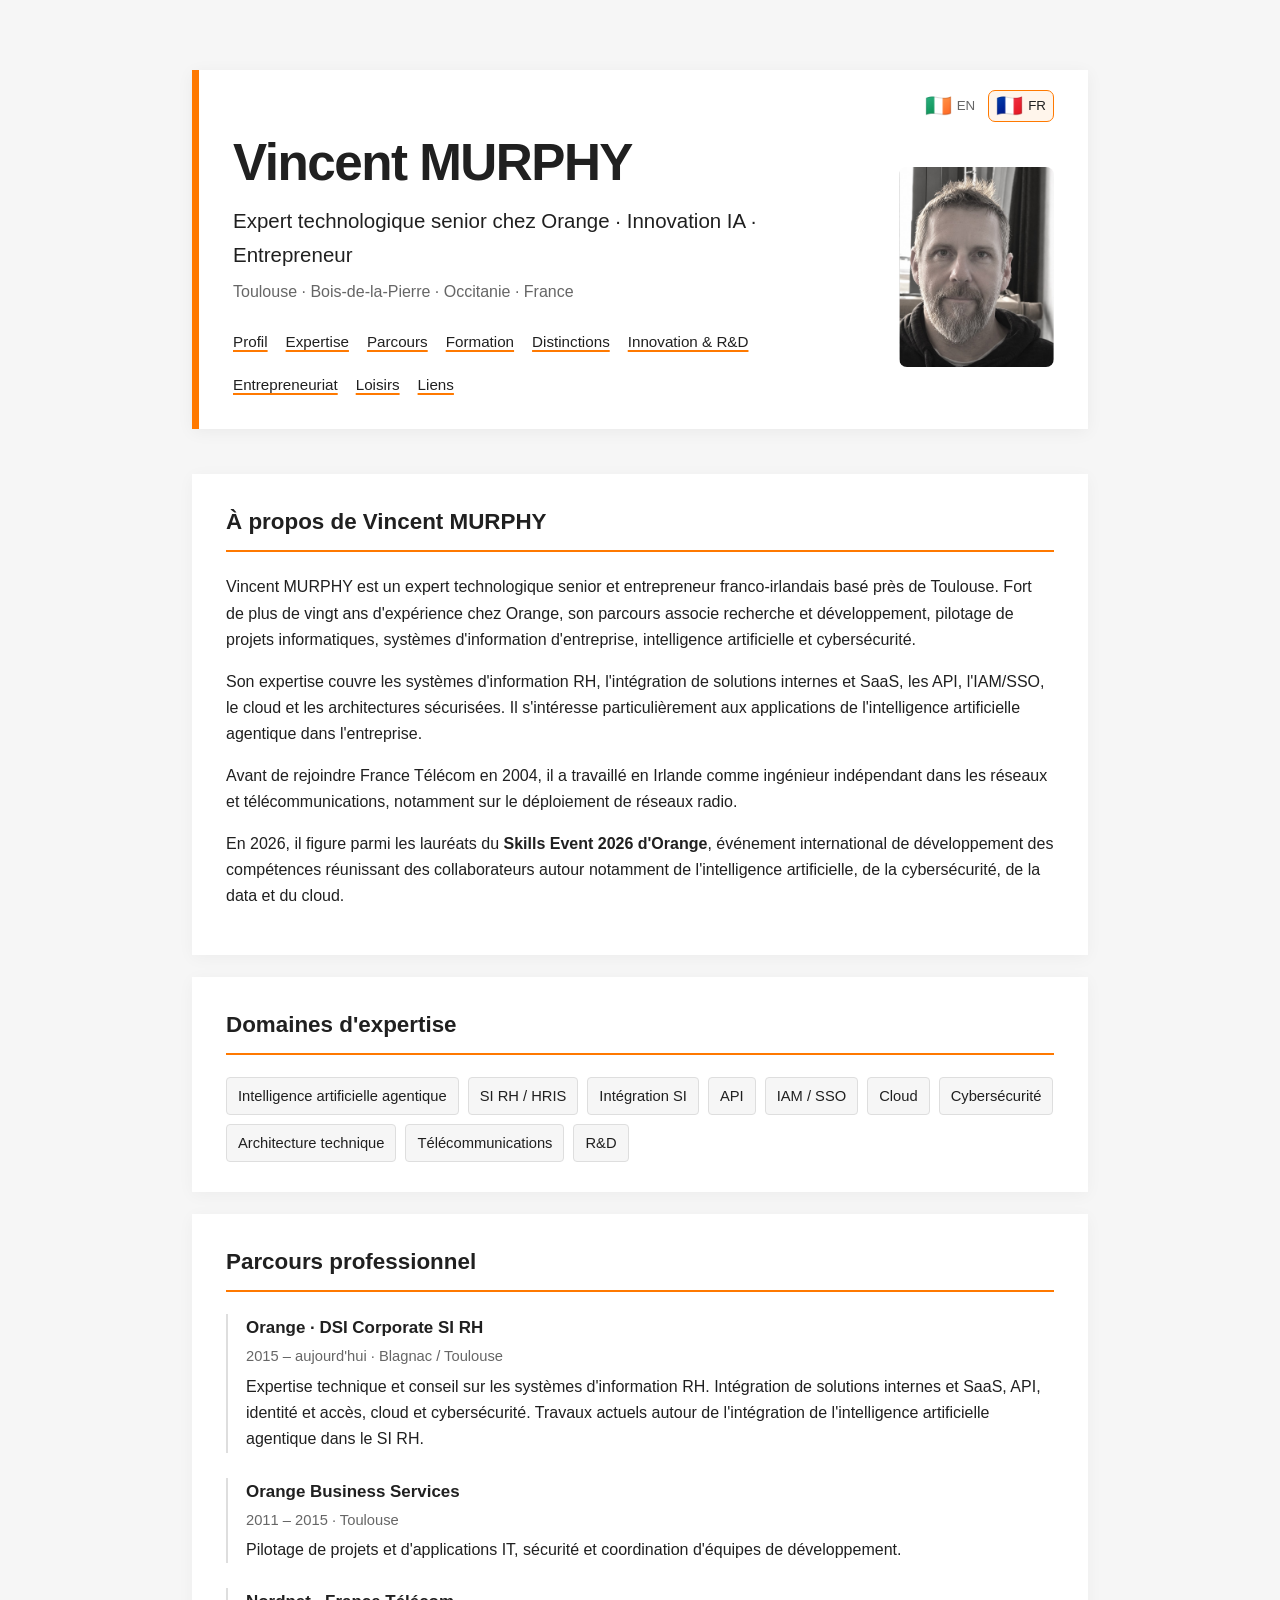
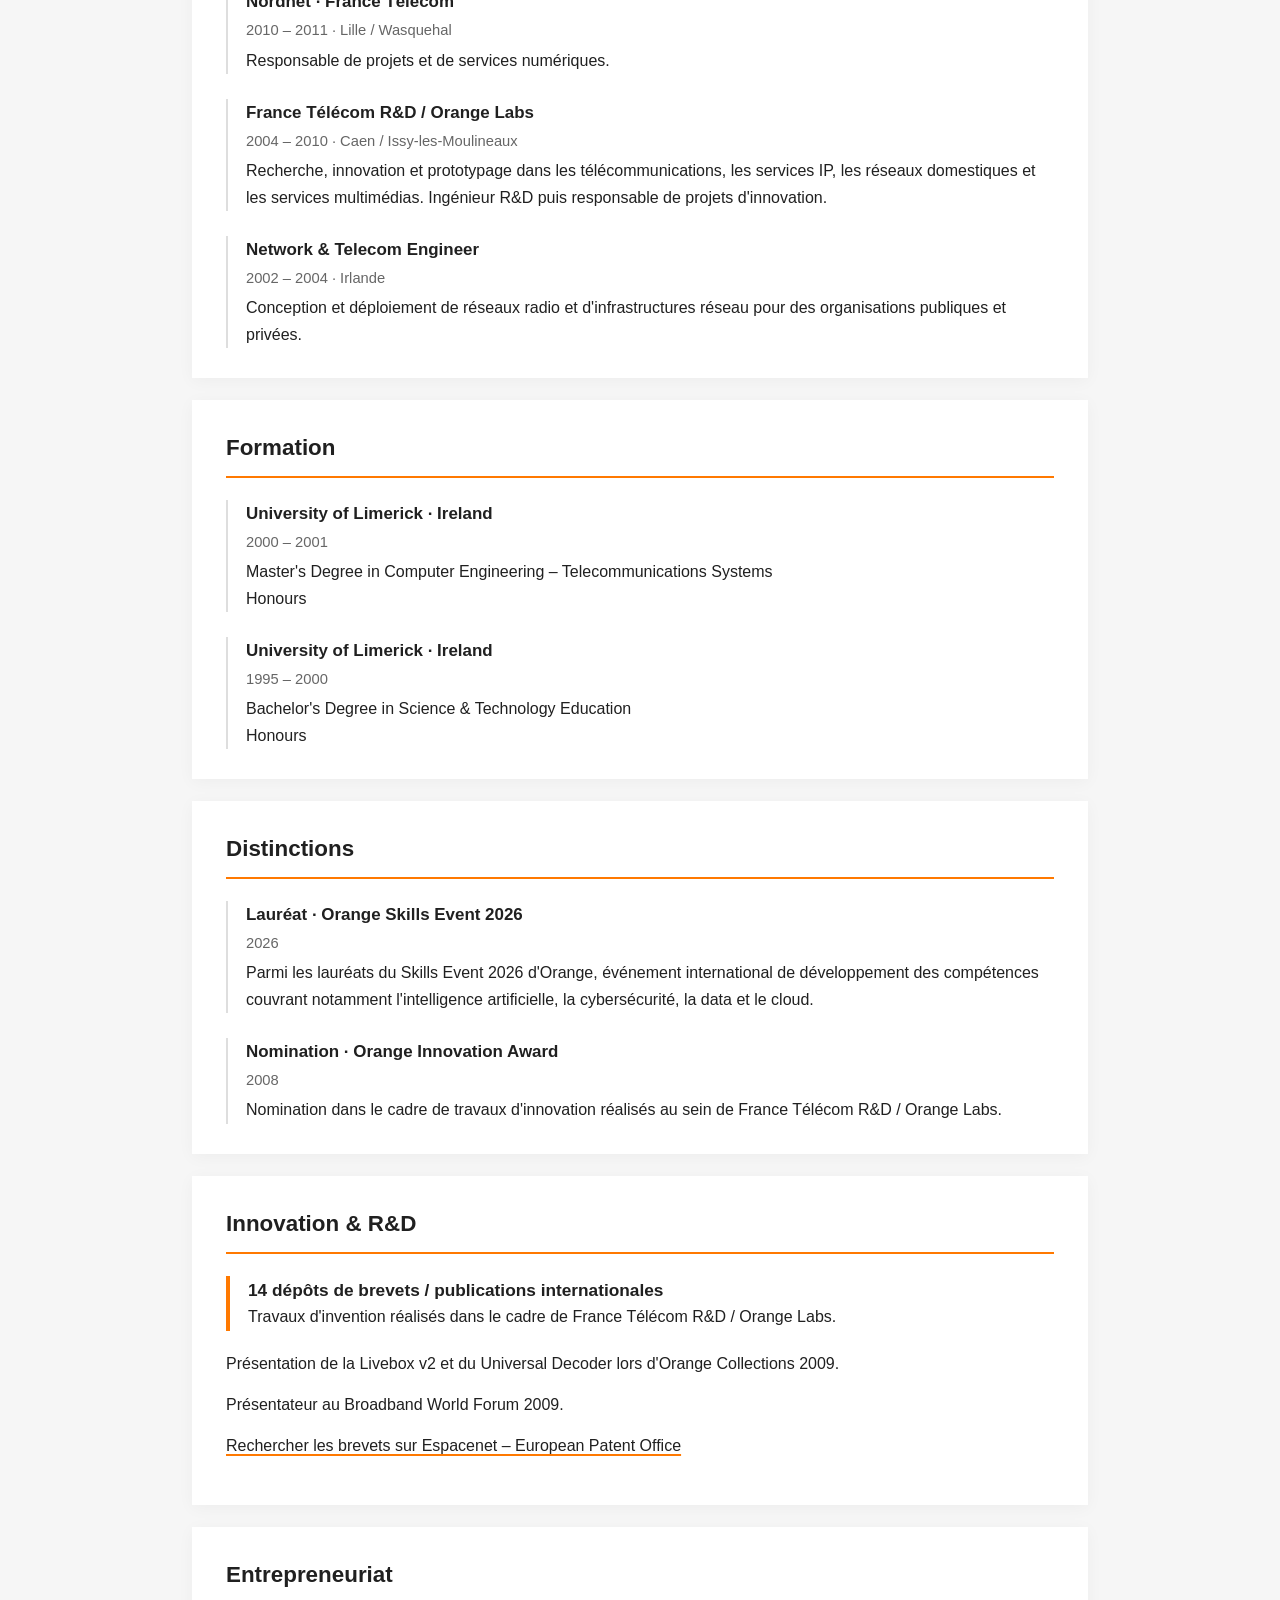
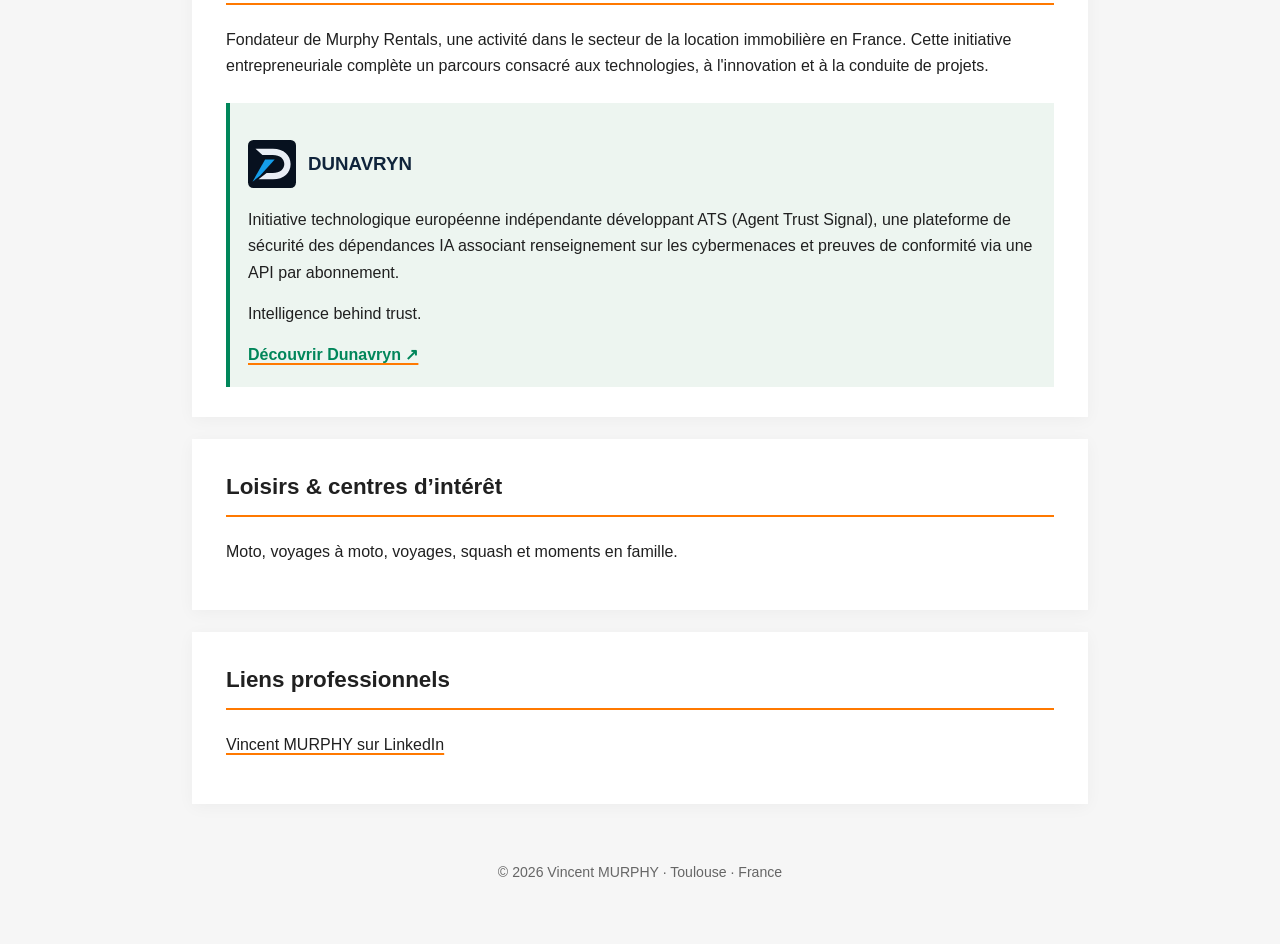
<file: index.html>
<!DOCTYPE html>
<html lang="fr">
<head>
<meta charset="UTF-8">
<meta name="viewport" content="width=device-width, initial-scale=1.0">
<title>Vincent MURPHY | Expert technologique senior, innovation IA & entrepreneuriat</title>
<meta name="description" content="Vincent Murphy, expert technologique senior franco-irlandais chez Orange, spécialisé en IA, cybersécurité, SI RH et innovation. Fondateur de Murphy Rentals, près de Toulouse.">
<meta name="author" content="Vincent MURPHY">
<meta name="robots" content="index, follow">
<link rel="canonical" href="https://vincent-murphy.github.io/">
<meta property="og:type" content="profile">
<meta property="og:title" content="Vincent MURPHY | Expert technologique senior, innovateur IA & entrepreneur">
<meta property="og:description" content="Plus de 20 ans chez Orange : R&D, SI d'entreprise, intelligence artificielle, cybersécurité. Fondateur de Murphy Rentals.">
<meta property="og:url" content="https://vincent-murphy.github.io/">
<meta property="og:image" content="https://vincent-murphy.github.io/vincent-murphy.jpg">
<meta property="og:image:alt" content="Vincent MURPHY">
<meta property="og:locale" content="fr_FR">
<meta property="og:locale:alternate" content="en_IE">
<script type="application/ld+json">
{
  "@context":"https://schema.org",
  "@type":"ProfilePage",
  "url":"https://vincent-murphy.github.io/",
  "name":"Vincent MURPHY – Profil professionnel",
  "inLanguage":["fr","en"],
  "mainEntity":{
    "@type":"Person",
    "name":"Vincent MURPHY",
    "url":"https://vincent-murphy.github.io/",
    "image":"https://vincent-murphy.github.io/vincent-murphy.jpg",
    "description":"Expert technologique senior franco-irlandais chez Orange, spécialisé en systèmes d'information RH, IA et cybersécurité ; fondateur de Murphy Rentals.",
    "jobTitle":"Senior Expert IT – HR Information Systems",
    "worksFor":{"@type":"Organization","name":"Orange","url":"https://www.orange.com/"},
    "alumniOf":{"@type":"CollegeOrUniversity","name":"University of Limerick","url":"https://www.ul.ie/"},
    "knowsAbout":["HR Information Systems","Artificial Intelligence","Agentic AI","Cybersecurity","Identity and Access Management","Single Sign-On","Cloud","Systems Integration","Telecommunications","Research and Development","Entrepreneurship"],
    "homeLocation":{"@type":"Place","name":"Bois-de-la-Pierre, Haute-Garonne, France"},
    "sameAs":["https://www.linkedin.com/in/vincent-murphy-orange/"]
  }
}
</script>
<style>
:root{--orange:#ff7900;--text:#202020;--muted:#666;--light:#f6f6f6;--border:#dedede;--white:#fff}
*{box-sizing:border-box}html{scroll-behavior:smooth}body{margin:0;font-family:-apple-system,BlinkMacSystemFont,"Segoe UI",Roboto,Arial,Helvetica,sans-serif;color:var(--text);background:var(--light);line-height:1.65}
.page{max-width:960px;margin:0 auto;padding:70px 32px 50px}header{background:var(--white);border-left:7px solid var(--orange);padding:20px 34px 32px;margin-bottom:45px;box-shadow:0 3px 16px rgba(0,0,0,.05)}
.header-content{display:flex;align-items:center;justify-content:space-between;gap:35px}.header-text{flex:1}.profile-photo{width:155px;height:200px;object-fit:cover;object-position:center;border-radius:8px;flex-shrink:0}
h1{margin:0;font-size:3.2rem;line-height:1.05;letter-spacing:-1.5px}.headline{margin-top:15px;font-size:1.28rem;font-weight:500}.location{margin-top:7px;color:var(--muted)}nav{margin-top:24px;display:flex;flex-wrap:wrap;gap:18px}nav a{font-size:.95rem}
section{background:var(--white);padding:30px 34px;margin:22px 0;box-shadow:0 3px 16px rgba(0,0,0,.04)}h2{margin-top:0;margin-bottom:22px;font-size:1.4rem;border-bottom:2px solid var(--orange);padding-bottom:9px}p{margin:0 0 15px}
.timeline-item{margin:0 0 25px;padding-left:18px;border-left:2px solid var(--border)}.timeline-item:last-child{margin-bottom:0}.timeline-item strong{display:block;font-size:1.06rem}.date{display:block;color:var(--muted);font-size:.92rem;margin:2px 0 5px}
.tags{display:flex;flex-wrap:wrap;gap:9px}.tag{background:var(--light);border:1px solid var(--border);padding:6px 11px;border-radius:4px;font-size:.92rem}.highlight{border-left:4px solid var(--orange);padding-left:18px;margin:20px 0}.highlight strong{font-size:1.08rem}
a{color:var(--text);text-decoration:underline;text-decoration-color:var(--orange);text-decoration-thickness:2px;text-underline-offset:3px}a:hover{color:#000}footer{text-align:center;color:var(--muted);font-size:.88rem;padding:35px 0 10px}
.language-switch{display:flex;justify-content:flex-end;gap:5px;align-items:center;margin-bottom:14px}.language-switch button{border:1px solid transparent;background:transparent;border-radius:7px;padding:4px 7px;cursor:pointer;font:600 .82rem/1.5 inherit;color:var(--muted);display:flex;align-items:center;gap:5px}.language-switch button:hover{background:var(--light)}.language-switch button[aria-pressed="true"]{border-color:var(--orange);background:#fff5eb;color:var(--text)}.language-switch .flag{font-size:1.35rem;line-height:1}.language-switch button:focus-visible{outline:2px solid var(--orange);outline-offset:2px}
@media(max-width:650px){.page{padding:30px 16px}header,section{padding:25px 22px}header{padding-top:16px}.header-content{flex-direction:column-reverse;align-items:flex-start}.profile-photo{width:120px;height:155px}h1{font-size:2.35rem}.headline{font-size:1.08rem}}
</style>
</head>
<body>
<div class="page">
<header>
<div class="language-switch" role="group" aria-label="Language / Langue">
<button type="button" data-lang-button="en" aria-label="Switch to English" aria-pressed="false"><span class="flag" aria-hidden="true">🇮🇪</span> EN</button>
<button type="button" data-lang-button="fr" aria-label="Passer en français" aria-pressed="true"><span class="flag" aria-hidden="true">🇫🇷</span> FR</button>
</div>
<div class="header-content"><div class="header-text">
<h1>Vincent MURPHY</h1>
<div class="headline" data-i18n="headline">Expert technologique senior chez Orange · Innovation IA · Entrepreneur</div>
<div class="location">Toulouse · Bois-de-la-Pierre · Occitanie · France</div>
<nav aria-label="Main navigation">
<a href="#profil" data-i18n="navProfile">Profil</a><a href="#expertise" data-i18n="navExpertise">Expertise</a><a href="#parcours" data-i18n="navCareer">Parcours</a><a href="#formation" data-i18n="navEducation">Formation</a><a href="#distinctions" data-i18n="navAwards">Distinctions</a><a href="#innovation" data-i18n="navInnovation">Innovation &amp; R&amp;D</a><a href="#entrepreneuriat" data-i18n="navEntrepreneur">Entrepreneuriat</a><a href="#loisirs" data-i18n="navHobbies">Loisirs</a><a href="#liens" data-i18n="navLinks">Liens</a>
</nav></div><img src="vincent-murphy.jpg" alt="Vincent MURPHY" class="profile-photo" width="155" height="200"></div>
</header>
<section id="profil"><h2 data-i18n="profileTitle">À propos de Vincent MURPHY</h2>
<p data-i18n="profile1">Vincent MURPHY est un expert technologique senior et entrepreneur franco-irlandais basé près de Toulouse. Fort de plus de vingt ans d'expérience chez Orange, son parcours associe recherche et développement, pilotage de projets informatiques, systèmes d'information d'entreprise, intelligence artificielle et cybersécurité.</p>
<p data-i18n="profile2">Son expertise couvre les systèmes d'information RH, l'intégration de solutions internes et SaaS, les API, l'IAM/SSO, le cloud et les architectures sécurisées. Il s'intéresse particulièrement aux applications de l'intelligence artificielle agentique dans l'entreprise.</p>
<p data-i18n="profile3">Avant de rejoindre France Télécom en 2004, il a travaillé en Irlande comme ingénieur indépendant dans les réseaux et télécommunications, notamment sur le déploiement de réseaux radio.</p>
<p data-i18n="profile4">En 2026, il figure parmi les lauréats du <strong>Skills Event 2026 d'Orange</strong>, événement international de développement des compétences réunissant des collaborateurs autour notamment de l'intelligence artificielle, de la cybersécurité, de la data et du cloud.</p>
</section>
<section id="expertise"><h2 data-i18n="expertiseTitle">Domaines d'expertise</h2><div class="tags"><span class="tag" data-i18n="tagAI">Intelligence artificielle agentique</span><span class="tag">SI RH / HRIS</span><span class="tag" data-i18n="tagIntegration">Intégration SI</span><span class="tag">API</span><span class="tag">IAM / SSO</span><span class="tag">Cloud</span><span class="tag" data-i18n="tagCyber">Cybersécurité</span><span class="tag" data-i18n="tagArchitecture">Architecture technique</span><span class="tag" data-i18n="tagTelecom">Télécommunications</span><span class="tag">R&amp;D</span></div></section>
<section id="parcours"><h2 data-i18n="careerTitle">Parcours professionnel</h2>
<div class="timeline-item"><strong>Orange · DSI Corporate SI RH</strong><span class="date" data-i18n="job1Date">2015 – aujourd'hui · Blagnac / Toulouse</span><span data-i18n="job1">Expertise technique et conseil sur les systèmes d'information RH. Intégration de solutions internes et SaaS, API, identité et accès, cloud et cybersécurité. Travaux actuels autour de l'intégration de l'intelligence artificielle agentique dans le SI RH.</span></div>
<div class="timeline-item"><strong>Orange Business Services</strong><span class="date">2011 – 2015 · Toulouse</span><span data-i18n="job2">Pilotage de projets et d'applications IT, sécurité et coordination d'équipes de développement.</span></div>
<div class="timeline-item"><strong>Nordnet · France Télécom</strong><span class="date">2010 – 2011 · Lille / Wasquehal</span><span data-i18n="job3">Responsable de projets et de services numériques.</span></div>
<div class="timeline-item"><strong>France Télécom R&amp;D / Orange Labs</strong><span class="date">2004 – 2010 · Caen / Issy-les-Moulineaux</span><span data-i18n="job4">Recherche, innovation et prototypage dans les télécommunications, les services IP, les réseaux domestiques et les services multimédias. Ingénieur R&amp;D puis responsable de projets d'innovation.</span></div>
<div class="timeline-item"><strong>Network &amp; Telecom Engineer</strong><span class="date" data-i18n="job5Date">2002 – 2004 · Irlande</span><span data-i18n="job5">Conception et déploiement de réseaux radio et d'infrastructures réseau pour des organisations publiques et privées.</span></div>
</section>
<section id="formation"><h2 data-i18n="educationTitle">Formation</h2><div class="timeline-item"><strong>University of Limerick · Ireland</strong><span class="date">2000 – 2001</span>Master's Degree in Computer Engineering – Telecommunications Systems<br>Honours</div><div class="timeline-item"><strong>University of Limerick · Ireland</strong><span class="date">1995 – 2000</span>Bachelor's Degree in Science &amp; Technology Education<br>Honours</div></section>
<section id="distinctions"><h2 data-i18n="awardsTitle">Distinctions</h2><div class="timeline-item"><strong data-i18n="award1Title">Lauréat · Orange Skills Event 2026</strong><span class="date">2026</span><span data-i18n="award1">Parmi les lauréats du Skills Event 2026 d'Orange, événement international de développement des compétences couvrant notamment l'intelligence artificielle, la cybersécurité, la data et le cloud.</span></div><div class="timeline-item"><strong data-i18n="award2Title">Nomination · Orange Innovation Award</strong><span class="date">2008</span><span data-i18n="award2">Nomination dans le cadre de travaux d'innovation réalisés au sein de France Télécom R&amp;D / Orange Labs.</span></div></section>
<section id="innovation"><h2 data-i18n="innovationTitle">Innovation &amp; R&amp;D</h2><div class="highlight"><strong data-i18n="patentTitle">14 dépôts de brevets / publications internationales</strong><p data-i18n="patentText">Travaux d'invention réalisés dans le cadre de France Télécom R&amp;D / Orange Labs.</p></div><p data-i18n="innovation1">Présentation de la Livebox v2 et du Universal Decoder lors d'Orange Collections 2009.</p><p data-i18n="innovation2">Présentateur au Broadband World Forum 2009.</p><p><a href="https://worldwide.espacenet.com/" target="_blank" rel="noopener noreferrer" data-i18n="patentLink">Rechercher les brevets sur Espacenet – European Patent Office</a></p></section>
<section id="entrepreneuriat"><h2 data-i18n="entrepreneurTitle">Entrepreneuriat</h2><p data-i18n="entrepreneurText">Fondateur de Murphy Rentals, une activité dans le secteur de la location immobilière en France. Cette initiative entrepreneuriale complète un parcours consacré aux technologies, à l'innovation et à la conduite de projets.</p><div style="border-left:4px solid #00865a;padding:18px;margin-top:24px;background:#edf5f0"><h3 style="color:#10243b;display:flex;align-items:center;gap:12px"><img src="agent-trust-corporate/assets/dunavryn-mark.svg" alt="" width="48" height="48">DUNAVRYN</h3><p data-i18n="agentTrustText">Initiative technologique européenne indépendante développant ATS (Agent Trust Signal), une plateforme de sécurité des dépendances IA associant renseignement sur les cybermenaces et preuves de conformité via une API par abonnement.</p><p>Intelligence behind trust.</p><a style="color:#00865a;font-weight:600" href="https://dunavryn.com/" data-i18n="agentTrustLink">Découvrir Dunavryn ↗</a></div></section>
<section id="loisirs"><h2 data-i18n="hobbiesTitle">Loisirs &amp; centres d’intérêt</h2><p data-i18n="hobbiesText">Moto, voyages à moto, voyages, squash et moments en famille.</p></section>
<section id="liens"><h2 data-i18n="linksTitle">Liens professionnels</h2><p><a href="https://www.linkedin.com/in/vincent-murphy-orange/" target="_blank" rel="me noopener noreferrer" data-i18n="linkedin">Vincent MURPHY sur LinkedIn</a></p></section>
<footer>© 2026 Vincent MURPHY · Toulouse · France</footer>
</div>
<script>
const translations={
fr:{agentTrustText:"Initiative technologique européenne indépendante développant ATS (Agent Trust Signal), une plateforme de sécurité des dépendances IA associant renseignement sur les cybermenaces et preuves de conformité via une API par abonnement.",agentTrustLink:"Découvrir Dunavryn ↗",
pageTitle:"Vincent MURPHY | Expert technologique senior, innovation IA & entrepreneuriat",description:"Vincent Murphy, expert technologique senior franco-irlandais chez Orange, spécialisé en IA, cybersécurité, SI RH et innovation. Fondateur de Murphy Rentals, près de Toulouse.",
headline:"Expert technologique senior chez Orange · Innovation IA · Entrepreneur",navProfile:"Profil",navExpertise:"Expertise",navCareer:"Parcours",navEducation:"Formation",navAwards:"Distinctions",navInnovation:"Innovation & R&D",navEntrepreneur:"Entrepreneuriat",navHobbies:"Loisirs",navLinks:"Liens",
profileTitle:"À propos de Vincent MURPHY",profile1:"Vincent MURPHY est un expert technologique senior et entrepreneur franco-irlandais basé près de Toulouse. Fort de plus de vingt ans d'expérience chez Orange, son parcours associe recherche et développement, pilotage de projets informatiques, systèmes d'information d'entreprise, intelligence artificielle et cybersécurité.",profile2:"Son expertise couvre les systèmes d'information RH, l'intégration de solutions internes et SaaS, les API, l'IAM/SSO, le cloud et les architectures sécurisées. Il s'intéresse particulièrement aux applications de l'intelligence artificielle agentique dans l'entreprise.",profile3:"Avant de rejoindre France Télécom en 2004, il a travaillé en Irlande comme ingénieur indépendant dans les réseaux et télécommunications, notamment sur le déploiement de réseaux radio.",profile4:"En 2026, il figure parmi les lauréats du <strong>Skills Event 2026 d'Orange</strong>, événement international de développement des compétences réunissant des collaborateurs autour notamment de l'intelligence artificielle, de la cybersécurité, de la data et du cloud.",
expertiseTitle:"Domaines d'expertise",tagAI:"Intelligence artificielle agentique",tagIntegration:"Intégration SI",tagCyber:"Cybersécurité",tagArchitecture:"Architecture technique",tagTelecom:"Télécommunications",
careerTitle:"Parcours professionnel",job1Date:"2015 – aujourd'hui · Blagnac / Toulouse",job1:"Expertise technique et conseil sur les systèmes d'information RH. Intégration de solutions internes et SaaS, API, identité et accès, cloud et cybersécurité. Travaux actuels autour de l'intégration de l'intelligence artificielle agentique dans le SI RH.",job2:"Pilotage de projets et d'applications IT, sécurité et coordination d'équipes de développement.",job3:"Responsable de projets et de services numériques.",job4:"Recherche, innovation et prototypage dans les télécommunications, les services IP, les réseaux domestiques et les services multimédias. Ingénieur R&D puis responsable de projets d'innovation.",job5Date:"2002 – 2004 · Irlande",job5:"Conception et déploiement de réseaux radio et d'infrastructures réseau pour des organisations publiques et privées.",
educationTitle:"Formation",awardsTitle:"Distinctions",award1Title:"Lauréat · Orange Skills Event 2026",award1:"Parmi les lauréats du Skills Event 2026 d'Orange, événement international de développement des compétences couvrant notamment l'intelligence artificielle, la cybersécurité, la data et le cloud.",award2Title:"Nomination · Orange Innovation Award",award2:"Nomination dans le cadre de travaux d'innovation réalisés au sein de France Télécom R&D / Orange Labs.",innovationTitle:"Innovation & R&D",patentTitle:"14 dépôts de brevets / publications internationales",patentText:"Travaux d'invention réalisés dans le cadre de France Télécom R&D / Orange Labs.",innovation1:"Présentation de la Livebox v2 et du Universal Decoder lors d'Orange Collections 2009.",innovation2:"Présentateur au Broadband World Forum 2009.",patentLink:"Rechercher les brevets sur Espacenet – European Patent Office",entrepreneurTitle:"Entrepreneuriat",entrepreneurText:"Fondateur de Murphy Rentals, une activité dans le secteur de la location immobilière en France. Cette initiative entrepreneuriale complète un parcours consacré aux technologies, à l'innovation et à la conduite de projets.",hobbiesTitle:"Loisirs & centres d’intérêt",hobbiesText:"Moto, voyages à moto, voyages, squash et moments en famille.",linksTitle:"Liens professionnels",linkedin:"Vincent MURPHY sur LinkedIn"
},
en:{agentTrustText:"An independent European technology initiative developing ATS (Agent Trust Signal), an AI dependency security platform combining security intelligence and compliance evidence through a subscription-based API.",agentTrustLink:"Discover Dunavryn ↗",
pageTitle:"Vincent MURPHY | Senior Technology Expert, AI Innovator & Entrepreneur",description:"Vincent Murphy, Franco-Irish senior technology expert at Orange, specialising in AI, cybersecurity, enterprise HR systems and innovation. Founder of Murphy Rentals near Toulouse, France.",
headline:"Senior Technology Expert at Orange · AI Innovator · Entrepreneur",navProfile:"Profile",navExpertise:"Expertise",navCareer:"Career",navEducation:"Education",navAwards:"Awards",navInnovation:"Innovation & R&D",navEntrepreneur:"Entrepreneurship",navHobbies:"Hobbies",navLinks:"Links",
profileTitle:"About Vincent MURPHY",profile1:"Vincent MURPHY is a Franco-Irish senior technology expert and entrepreneur based near Toulouse, France. With over 20 years of experience at Orange, his career spans research and development, IT project leadership, enterprise information systems, artificial intelligence and cybersecurity.",profile2:"His expertise covers HR information systems, internal and SaaS integrations, APIs, IAM/SSO, cloud and secure architectures. He has a particular interest in enterprise applications of agentic artificial intelligence.",profile3:"Before joining France Télécom in 2004, he worked in Ireland as an independent network and telecommunications engineer, notably deploying radio networks.",profile4:"In 2026, he was among the award recipients at <strong>Orange's Skills Event 2026</strong>, an international skills development event focused on areas including artificial intelligence, cybersecurity, data and cloud technologies.",
expertiseTitle:"Areas of expertise",tagAI:"Agentic artificial intelligence",tagIntegration:"Systems integration",tagCyber:"Cybersecurity",tagArchitecture:"Technical architecture",tagTelecom:"Telecommunications",
careerTitle:"Professional experience",job1Date:"2015 – present · Blagnac / Toulouse",job1:"Technical expertise and consulting in HR information systems. Integration of internal and SaaS solutions, APIs, identity and access management, cloud and cybersecurity. Current work focuses on integrating agentic artificial intelligence into HR information systems.",job2:"Management of IT projects and applications, security and coordination of development teams.",job3:"Management of digital projects and services.",job4:"Research, innovation and prototyping in telecommunications, IP services, home networks and multimedia services. R&D engineer, then innovation project manager.",job5Date:"2002 – 2004 · Ireland",job5:"Design and deployment of radio networks and network infrastructure for public- and private-sector organisations.",
educationTitle:"Education",awardsTitle:"Awards and recognition",award1Title:"Award recipient · Orange Skills Event 2026",award1:"Among the award recipients at Orange Skills Event 2026, an international skills development event covering artificial intelligence, cybersecurity, data and cloud technologies.",award2Title:"Nominee · Orange Innovation Award",award2:"Nominated for innovation work carried out at France Télécom R&D / Orange Labs.",innovationTitle:"Innovation & R&D",patentTitle:"14 patent filings / international publications",patentText:"Invention work undertaken at France Télécom R&D / Orange Labs.",innovation1:"Presented Livebox v2 and the Universal Decoder at Orange Collections 2009.",innovation2:"Presenter at Broadband World Forum 2009.",patentLink:"Search patents on Espacenet – European Patent Office",entrepreneurTitle:"Entrepreneurship",entrepreneurText:"Founder of Murphy Rentals, a property rental business in France. This entrepreneurial initiative complements a career in technology, innovation and project leadership.",hobbiesTitle:"Hobbies & Interests",hobbiesText:"Motorcycling, motorcycle touring, travel, squash and family time.",linksTitle:"Professional links",linkedin:"Vincent MURPHY on LinkedIn"
}};
function setLanguage(lang){if(!Object.prototype.hasOwnProperty.call(translations,lang))lang='fr';const t=translations[lang];document.documentElement.lang=lang;document.title=t.pageTitle;document.querySelector('meta[name="description"]').setAttribute('content',t.description);document.querySelector('meta[property="og:title"]').setAttribute('content',t.pageTitle);document.querySelector('meta[property="og:description"]').setAttribute('content',t.description);document.querySelector('meta[property="og:locale"]').setAttribute('content',lang==='fr'?'fr_FR':'en_IE');document.querySelectorAll('[data-i18n]').forEach(el=>{const key=el.dataset.i18n;if(Object.prototype.hasOwnProperty.call(t,key)){if(key==='profile4')el.innerHTML=t[key];else el.textContent=t[key]}});document.querySelectorAll('[data-lang-button]').forEach(button=>button.setAttribute('aria-pressed',String(button.dataset.langButton===lang)));try{localStorage.setItem('vincent-site-language',lang)}catch(_){}}
document.querySelectorAll('[data-lang-button]').forEach(button=>button.addEventListener('click',()=>setLanguage(button.dataset.langButton)));
let savedLanguage='fr';try{savedLanguage=localStorage.getItem('vincent-site-language')||'fr'}catch(_){}setLanguage(savedLanguage);
</script>
</body>
</html>
</file>
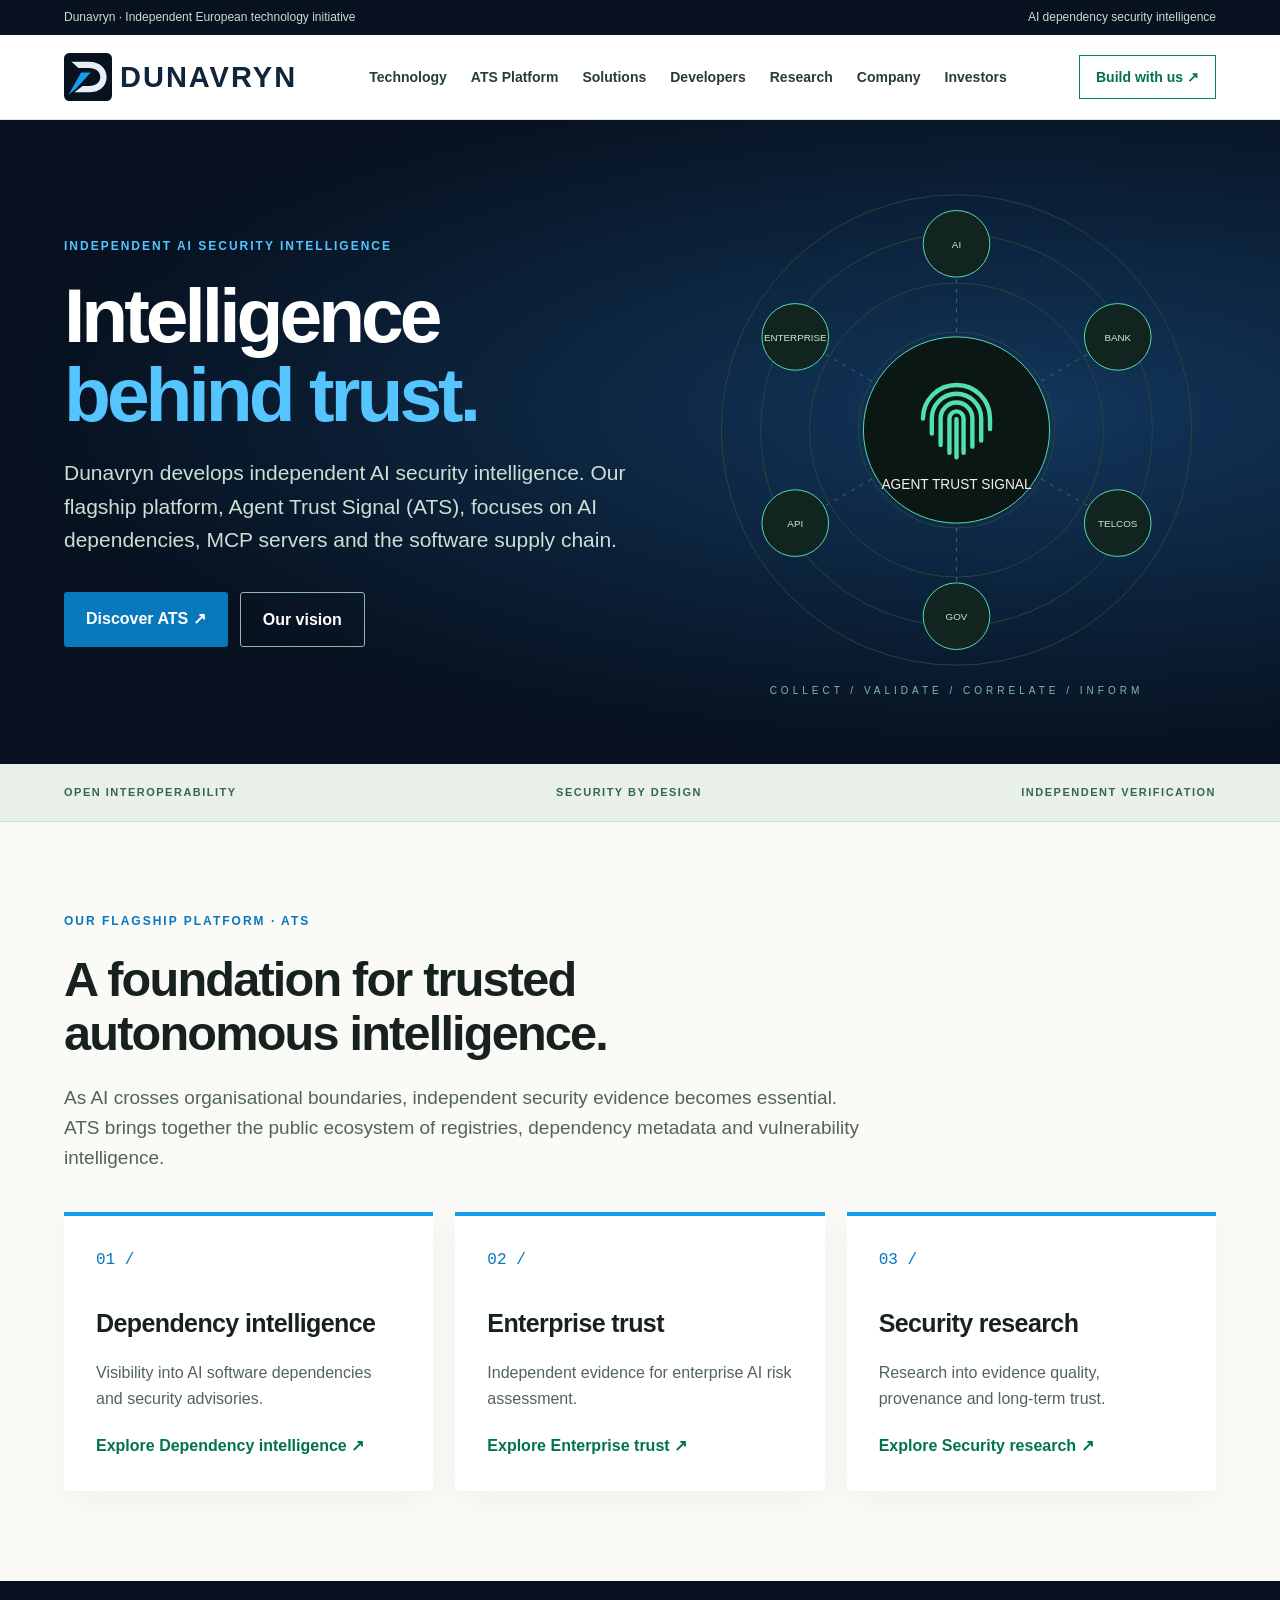
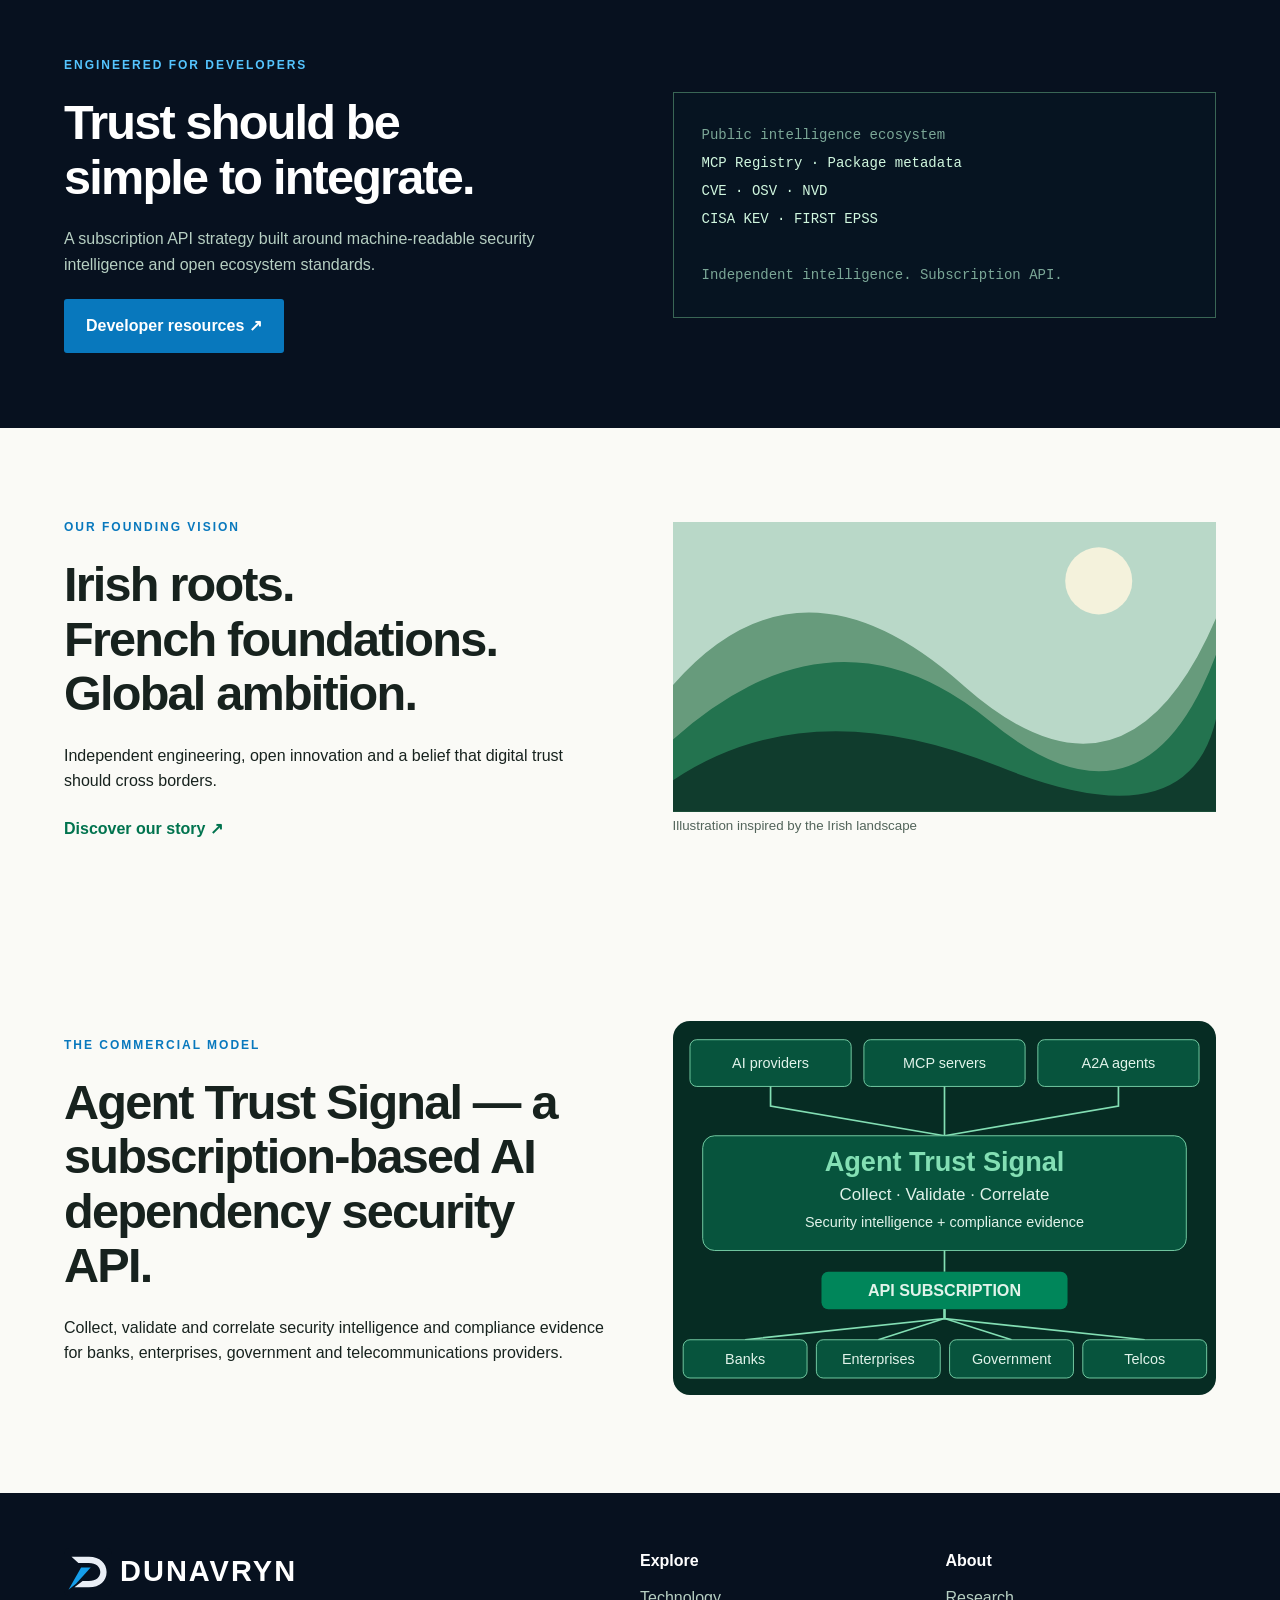
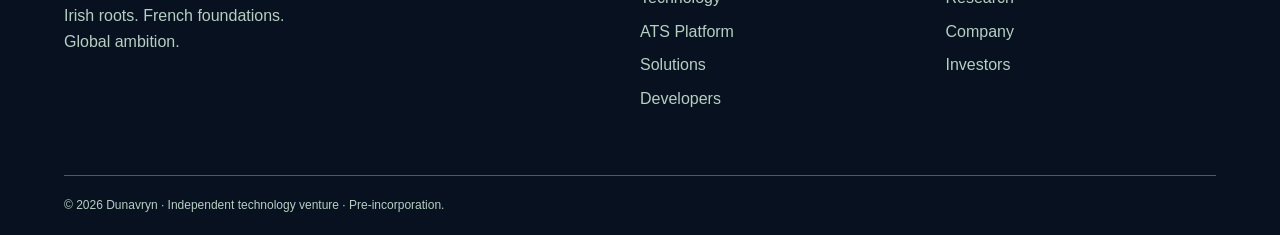
<file: agent-trust-corporate/index.html>
<!doctype html><html lang="en"><head><meta charset="utf-8"><meta name="viewport" content="width=device-width,initial-scale=1"><title>Independent AI security intelligence | Dunavryn</title><link rel="stylesheet" href="assets/site.css"><link rel="icon" href="assets/dunavryn-mark.svg"></head><body><div class="utility"><div class="wrap">Dunavryn · Independent European technology initiative <span>AI dependency security intelligence</span></div></div><header><nav class="wrap"><a class="brand" href="index.html"><img src="assets/dunavryn-mark.svg" alt="">DUNAVRYN</a><div class="links"><a href="technology.html">Technology</a><a href="signal.html">ATS Platform</a><a href="solutions.html">Solutions</a><a href="developers.html">Developers</a><a href="research.html">Research</a><a href="company.html">Company</a><a href="investors.html">Investors</a></div><a class="navcta" href="developers.html">Build with us ↗</a></nav></header><main><section class="hero"><div class="wrap hero-grid"><div><div class="eyebrow">INDEPENDENT AI SECURITY INTELLIGENCE</div><h1>Intelligence<br><em>behind trust.</em></h1><p>Dunavryn develops independent AI security intelligence. Our flagship platform, Agent Trust Signal (ATS), focuses on AI dependencies, MCP servers and the software supply chain.</p><div class="actions"><a class="button" href="signal.html">Discover ATS ↗</a><a class="outline" href="company.html">Our vision</a></div></div><div class="visual"><img src="assets/network.svg" alt="ATS intelligence network connecting AI, banks, enterprises, government and telecommunications"><div class="visual-label">COLLECT / VALIDATE / CORRELATE / INFORM</div></div></div></section><div class="strip"><div class="wrap"><span>OPEN INTEROPERABILITY</span><span>SECURITY BY DESIGN</span><span>INDEPENDENT VERIFICATION</span></div></div><section class="wrap section"><div class="eyebrow">OUR FLAGSHIP PLATFORM · ATS</div><h2>A foundation for trusted<br>autonomous intelligence.</h2><p class="lead">As AI crosses organisational boundaries, independent security evidence becomes essential. ATS brings together the public ecosystem of registries, dependency metadata and vulnerability intelligence.</p><div class="cards"><article><div class="num">01 /</div><h3>Dependency intelligence</h3><p>Visibility into AI software dependencies and security advisories.</p><a href="technology.html">Explore Dependency intelligence ↗</a></article><article><div class="num">02 /</div><h3>Enterprise trust</h3><p>Independent evidence for enterprise AI risk assessment.</p><a href="solutions.html">Explore Enterprise trust ↗</a></article><article><div class="num">03 /</div><h3>Security research</h3><p>Research into evidence quality, provenance and long-term trust.</p><a href="research.html">Explore Security research ↗</a></article></div></section><section class="forest"><div class="wrap split"><div><div class="eyebrow">ENGINEERED FOR DEVELOPERS</div><h2>Trust should be<br>simple to integrate.</h2><p>A subscription API strategy built around machine-readable security intelligence and open ecosystem standards.</p><a class="button" href="developers.html">Developer resources ↗</a></div><pre><span>Public intelligence ecosystem</span>
MCP Registry · Package metadata
CVE · OSV · NVD
CISA KEV · FIRST EPSS

<span>Independent intelligence. Subscription API.</span></pre></div></section><section class="wrap section split heritage"><div><div class="eyebrow">OUR FOUNDING VISION</div><h2>Irish roots.<br>French foundations.<br>Global ambition.</h2><p>Independent engineering, open innovation and a belief that digital trust should cross borders.</p><a href="company.html">Discover our story ↗</a></div><div class="landscape"><svg viewBox="0 0 600 320" xmlns="http://www.w3.org/2000/svg"><rect width="600" height="320" fill="#b9d8c8"/><circle cx="470" cy="65" r="37" fill="#f4f2dc"/><path d="M0 180Q140 20 320 180T600 105V320H0Z" fill="#679b7c"/><path d="M0 240Q180 80 350 220T600 145V320H0Z" fill="#23734f"/><path d="M0 285Q150 185 360 270T600 215V320H0Z" fill="#103c2d"/></svg><small>Illustration inspired by the Irish landscape</small></div></section><section class="wrap section split"><div><div class="eyebrow">THE COMMERCIAL MODEL</div><h2>Agent Trust Signal — a subscription-based AI dependency security API.</h2><p>Collect, validate and correlate security intelligence and compliance evidence for banks, enterprises, government and telecommunications providers.</p></div><figure style="margin:0"><img style="width:100%;height:auto" src="assets/subscription-model.svg" alt="Agent Trust Signal connects AI providers, MCP servers and A2A agents to banks, enterprises, government and telcos through an API subscription"></figure></section></main><footer><div class="wrap foot"><div><a class="brand" href="index.html"><img src="assets/dunavryn-mark.svg" alt="">DUNAVRYN</a><p>Irish roots. French foundations.<br>Global ambition.</p></div><div><h4>Explore</h4><a href="technology.html">Technology</a><a href="signal.html">ATS Platform</a><a href="solutions.html">Solutions</a><a href="developers.html">Developers</a></div><div><h4>About</h4><a href="research.html">Research</a><a href="company.html">Company</a><a href="investors.html">Investors</a></div></div><div class="wrap legal">© 2026 Dunavryn · Independent technology venture · Pre-incorporation.</div></footer></body></html>
</file>
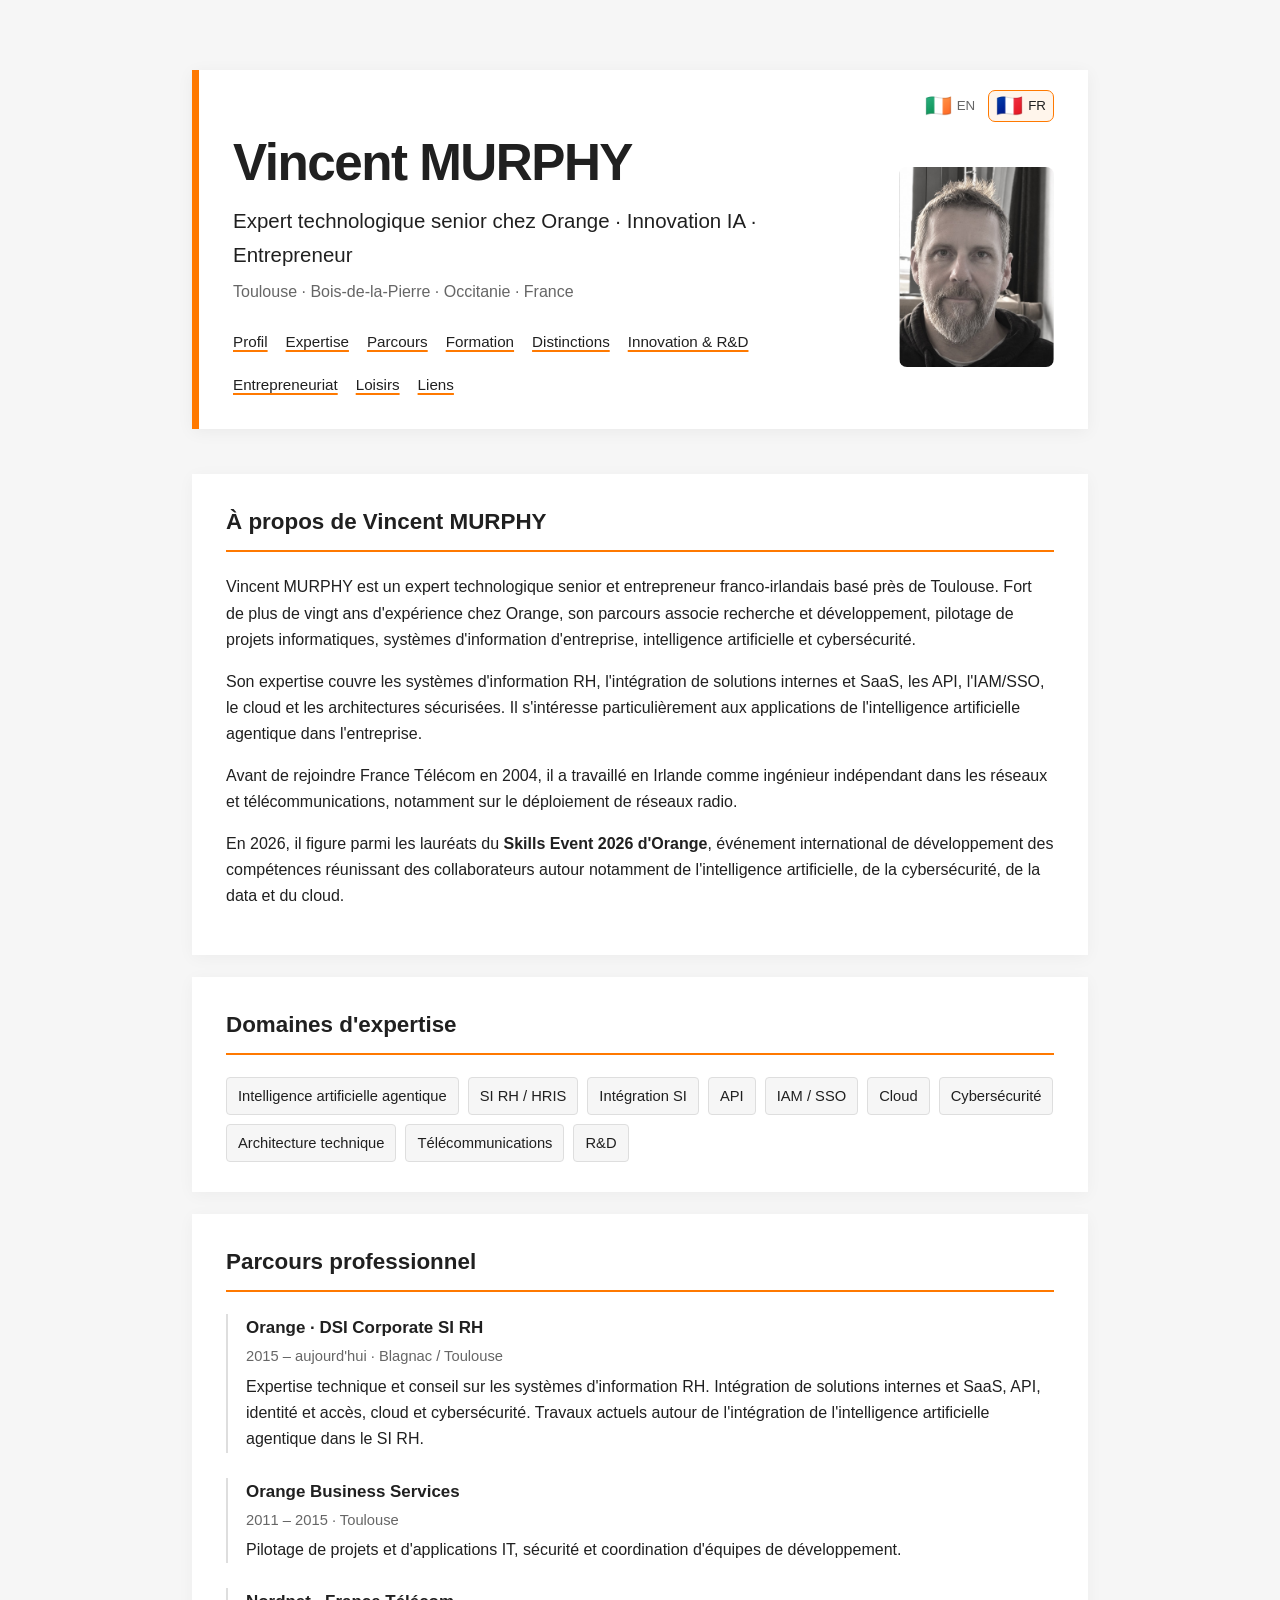
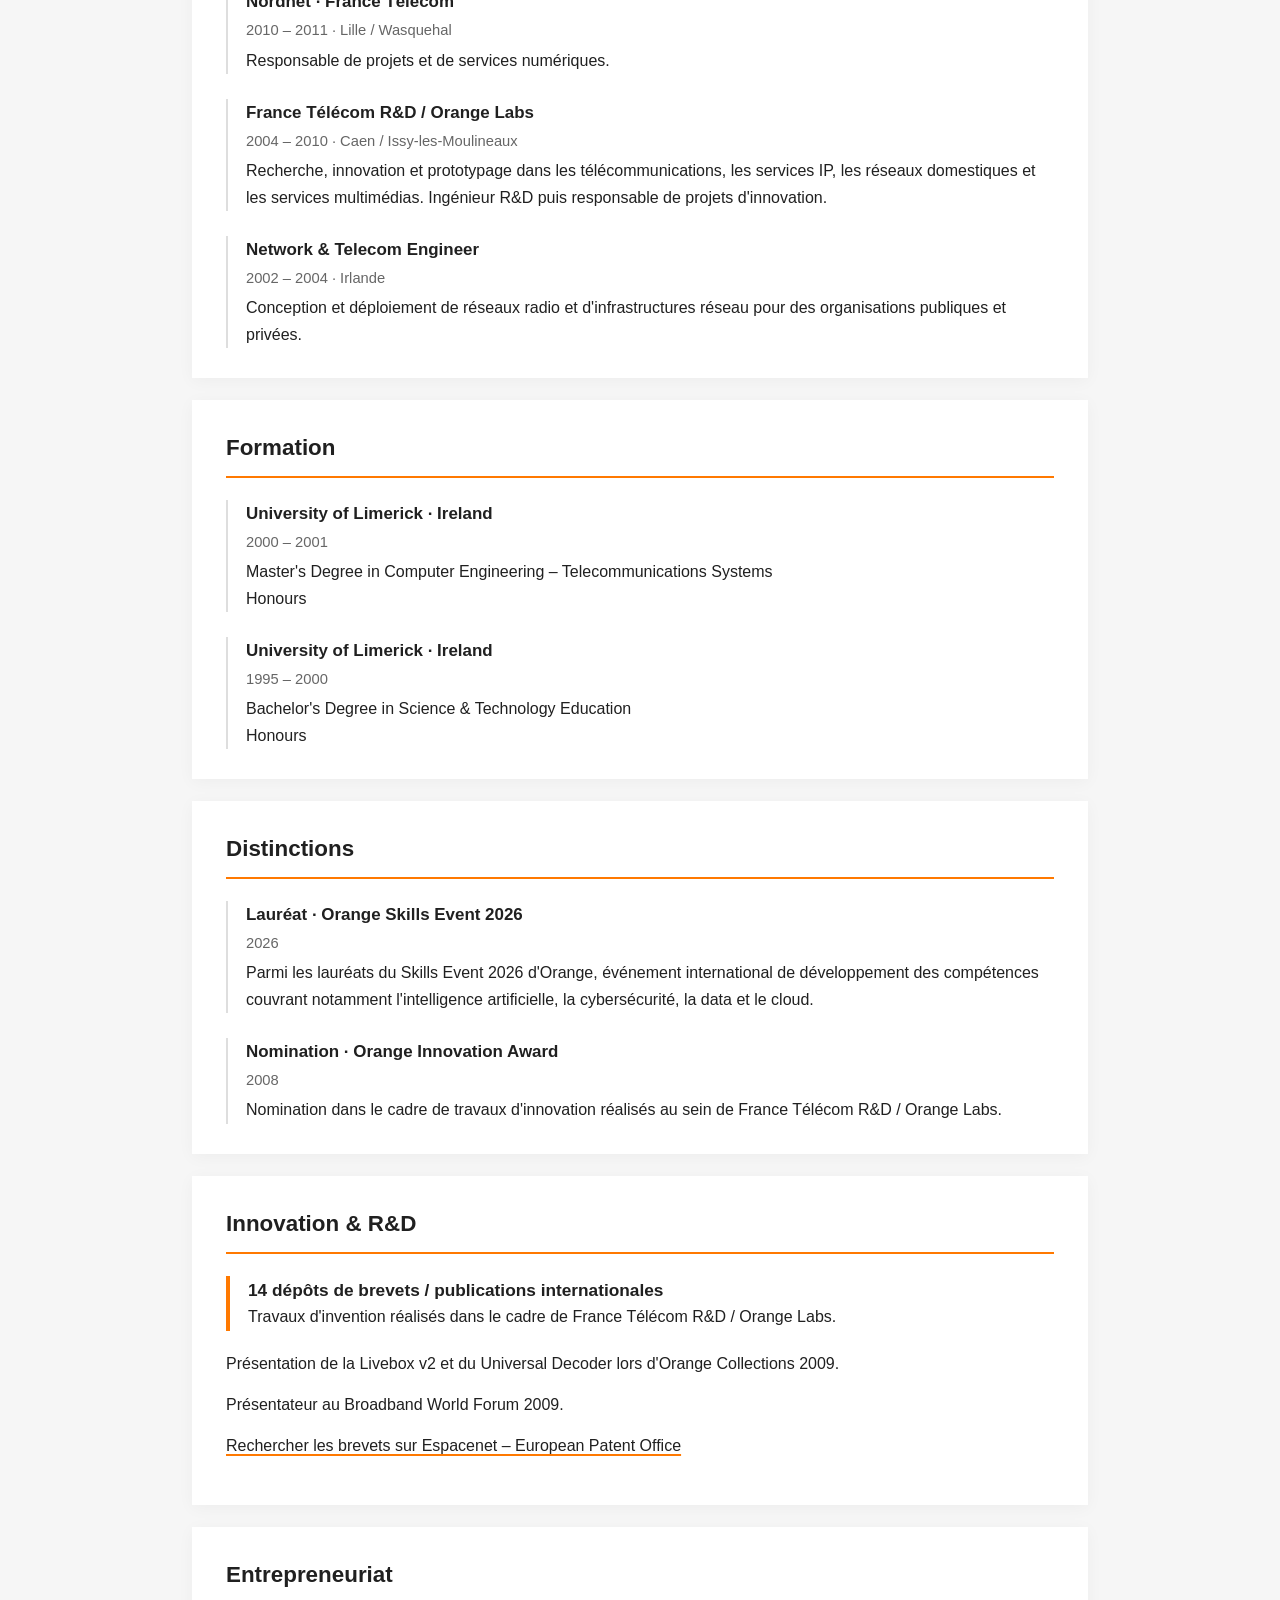
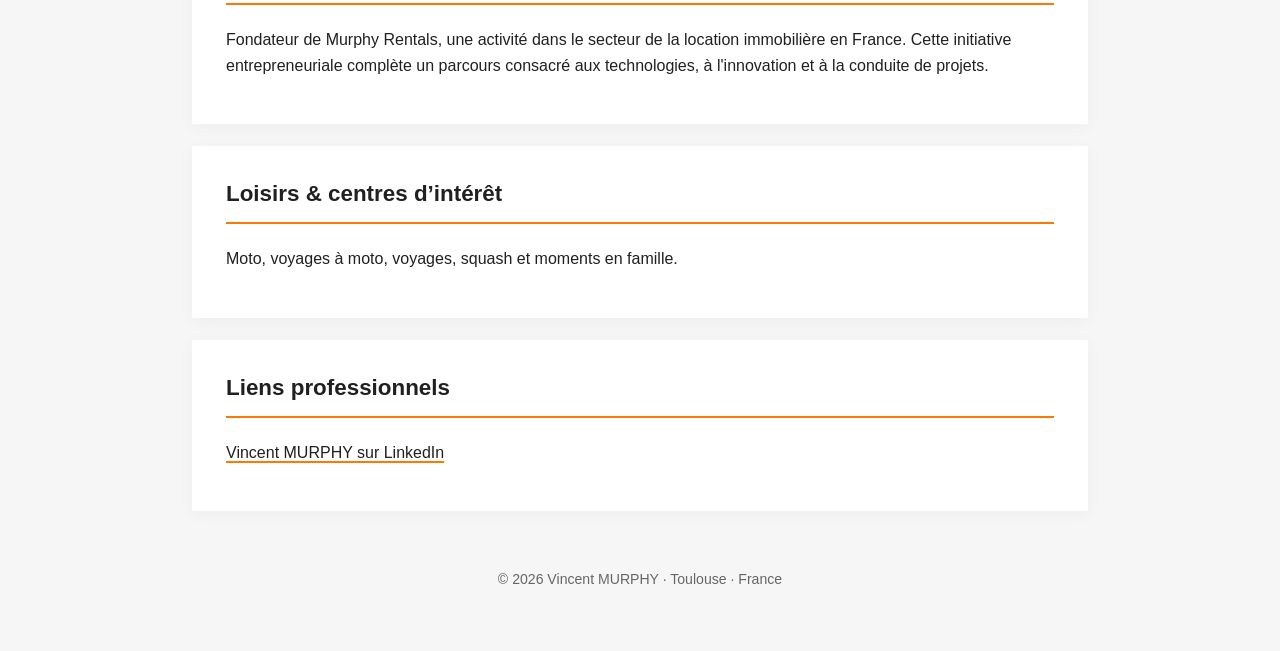
<file: index(7).html>
<!DOCTYPE html>
<html lang="fr">
<head>
<meta charset="UTF-8">
<meta name="viewport" content="width=device-width, initial-scale=1.0">
<title>Vincent MURPHY | Expert technologique senior, innovation IA & entrepreneuriat</title>
<meta name="description" content="Vincent Murphy, expert technologique senior franco-irlandais chez Orange, spécialisé en IA, cybersécurité, SI RH et innovation. Fondateur de Murphy Rentals, près de Toulouse.">
<meta name="author" content="Vincent MURPHY">
<meta name="robots" content="index, follow">
<link rel="canonical" href="https://vincent-murphy.github.io/">
<meta property="og:type" content="profile">
<meta property="og:title" content="Vincent MURPHY | Expert technologique senior, innovateur IA & entrepreneur">
<meta property="og:description" content="Plus de 20 ans chez Orange : R&D, SI d'entreprise, intelligence artificielle, cybersécurité. Fondateur de Murphy Rentals.">
<meta property="og:url" content="https://vincent-murphy.github.io/">
<meta property="og:image" content="https://vincent-murphy.github.io/vincent-murphy.jpg">
<meta property="og:image:alt" content="Vincent MURPHY">
<meta property="og:locale" content="fr_FR">
<meta property="og:locale:alternate" content="en_IE">
<script type="application/ld+json">
{
  "@context":"https://schema.org",
  "@type":"ProfilePage",
  "url":"https://vincent-murphy.github.io/",
  "name":"Vincent MURPHY – Profil professionnel",
  "inLanguage":["fr","en"],
  "mainEntity":{
    "@type":"Person",
    "name":"Vincent MURPHY",
    "url":"https://vincent-murphy.github.io/",
    "image":"https://vincent-murphy.github.io/vincent-murphy.jpg",
    "description":"Expert technologique senior franco-irlandais chez Orange, spécialisé en systèmes d'information RH, IA et cybersécurité ; fondateur de Murphy Rentals.",
    "jobTitle":"Senior Expert IT – HR Information Systems",
    "worksFor":{"@type":"Organization","name":"Orange","url":"https://www.orange.com/"},
    "alumniOf":{"@type":"CollegeOrUniversity","name":"University of Limerick","url":"https://www.ul.ie/"},
    "knowsAbout":["HR Information Systems","Artificial Intelligence","Agentic AI","Cybersecurity","Identity and Access Management","Single Sign-On","Cloud","Systems Integration","Telecommunications","Research and Development","Entrepreneurship"],
    "homeLocation":{"@type":"Place","name":"Bois-de-la-Pierre, Haute-Garonne, France"},
    "sameAs":["https://www.linkedin.com/in/vincent-murphy-orange/"]
  }
}
</script>
<style>
:root{--orange:#ff7900;--text:#202020;--muted:#666;--light:#f6f6f6;--border:#dedede;--white:#fff}
*{box-sizing:border-box}html{scroll-behavior:smooth}body{margin:0;font-family:-apple-system,BlinkMacSystemFont,"Segoe UI",Roboto,Arial,Helvetica,sans-serif;color:var(--text);background:var(--light);line-height:1.65}
.page{max-width:960px;margin:0 auto;padding:70px 32px 50px}header{background:var(--white);border-left:7px solid var(--orange);padding:20px 34px 32px;margin-bottom:45px;box-shadow:0 3px 16px rgba(0,0,0,.05)}
.header-content{display:flex;align-items:center;justify-content:space-between;gap:35px}.header-text{flex:1}.profile-photo{width:155px;height:200px;object-fit:cover;object-position:center;border-radius:8px;flex-shrink:0}
h1{margin:0;font-size:3.2rem;line-height:1.05;letter-spacing:-1.5px}.headline{margin-top:15px;font-size:1.28rem;font-weight:500}.location{margin-top:7px;color:var(--muted)}nav{margin-top:24px;display:flex;flex-wrap:wrap;gap:18px}nav a{font-size:.95rem}
section{background:var(--white);padding:30px 34px;margin:22px 0;box-shadow:0 3px 16px rgba(0,0,0,.04)}h2{margin-top:0;margin-bottom:22px;font-size:1.4rem;border-bottom:2px solid var(--orange);padding-bottom:9px}p{margin:0 0 15px}
.timeline-item{margin:0 0 25px;padding-left:18px;border-left:2px solid var(--border)}.timeline-item:last-child{margin-bottom:0}.timeline-item strong{display:block;font-size:1.06rem}.date{display:block;color:var(--muted);font-size:.92rem;margin:2px 0 5px}
.tags{display:flex;flex-wrap:wrap;gap:9px}.tag{background:var(--light);border:1px solid var(--border);padding:6px 11px;border-radius:4px;font-size:.92rem}.highlight{border-left:4px solid var(--orange);padding-left:18px;margin:20px 0}.highlight strong{font-size:1.08rem}
a{color:var(--text);text-decoration:underline;text-decoration-color:var(--orange);text-decoration-thickness:2px;text-underline-offset:3px}a:hover{color:#000}footer{text-align:center;color:var(--muted);font-size:.88rem;padding:35px 0 10px}
.language-switch{display:flex;justify-content:flex-end;gap:5px;align-items:center;margin-bottom:14px}.language-switch button{border:1px solid transparent;background:transparent;border-radius:7px;padding:4px 7px;cursor:pointer;font:600 .82rem/1.5 inherit;color:var(--muted);display:flex;align-items:center;gap:5px}.language-switch button:hover{background:var(--light)}.language-switch button[aria-pressed="true"]{border-color:var(--orange);background:#fff5eb;color:var(--text)}.language-switch .flag{font-size:1.35rem;line-height:1}.language-switch button:focus-visible{outline:2px solid var(--orange);outline-offset:2px}
@media(max-width:650px){.page{padding:30px 16px}header,section{padding:25px 22px}header{padding-top:16px}.header-content{flex-direction:column-reverse;align-items:flex-start}.profile-photo{width:120px;height:155px}h1{font-size:2.35rem}.headline{font-size:1.08rem}}
</style>
</head>
<body>
<div class="page">
<header>
<div class="language-switch" role="group" aria-label="Language / Langue">
<button type="button" data-lang-button="en" aria-label="Switch to English" aria-pressed="false"><span class="flag" aria-hidden="true">🇮🇪</span> EN</button>
<button type="button" data-lang-button="fr" aria-label="Passer en français" aria-pressed="true"><span class="flag" aria-hidden="true">🇫🇷</span> FR</button>
</div>
<div class="header-content"><div class="header-text">
<h1>Vincent MURPHY</h1>
<div class="headline" data-i18n="headline">Expert technologique senior chez Orange · Innovation IA · Entrepreneur</div>
<div class="location">Toulouse · Bois-de-la-Pierre · Occitanie · France</div>
<nav aria-label="Main navigation">
<a href="#profil" data-i18n="navProfile">Profil</a><a href="#expertise" data-i18n="navExpertise">Expertise</a><a href="#parcours" data-i18n="navCareer">Parcours</a><a href="#formation" data-i18n="navEducation">Formation</a><a href="#distinctions" data-i18n="navAwards">Distinctions</a><a href="#innovation" data-i18n="navInnovation">Innovation &amp; R&amp;D</a><a href="#entrepreneuriat" data-i18n="navEntrepreneur">Entrepreneuriat</a><a href="#loisirs" data-i18n="navHobbies">Loisirs</a><a href="#liens" data-i18n="navLinks">Liens</a>
</nav></div><img src="vincent-murphy.jpg" alt="Vincent MURPHY" class="profile-photo" width="155" height="200"></div>
</header>
<section id="profil"><h2 data-i18n="profileTitle">À propos de Vincent MURPHY</h2>
<p data-i18n="profile1">Vincent MURPHY est un expert technologique senior et entrepreneur franco-irlandais basé près de Toulouse. Fort de plus de vingt ans d'expérience chez Orange, son parcours associe recherche et développement, pilotage de projets informatiques, systèmes d'information d'entreprise, intelligence artificielle et cybersécurité.</p>
<p data-i18n="profile2">Son expertise couvre les systèmes d'information RH, l'intégration de solutions internes et SaaS, les API, l'IAM/SSO, le cloud et les architectures sécurisées. Il s'intéresse particulièrement aux applications de l'intelligence artificielle agentique dans l'entreprise.</p>
<p data-i18n="profile3">Avant de rejoindre France Télécom en 2004, il a travaillé en Irlande comme ingénieur indépendant dans les réseaux et télécommunications, notamment sur le déploiement de réseaux radio.</p>
<p data-i18n="profile4">En 2026, il figure parmi les lauréats du <strong>Skills Event 2026 d'Orange</strong>, événement international de développement des compétences réunissant des collaborateurs autour notamment de l'intelligence artificielle, de la cybersécurité, de la data et du cloud.</p>
</section>
<section id="expertise"><h2 data-i18n="expertiseTitle">Domaines d'expertise</h2><div class="tags"><span class="tag" data-i18n="tagAI">Intelligence artificielle agentique</span><span class="tag">SI RH / HRIS</span><span class="tag" data-i18n="tagIntegration">Intégration SI</span><span class="tag">API</span><span class="tag">IAM / SSO</span><span class="tag">Cloud</span><span class="tag" data-i18n="tagCyber">Cybersécurité</span><span class="tag" data-i18n="tagArchitecture">Architecture technique</span><span class="tag" data-i18n="tagTelecom">Télécommunications</span><span class="tag">R&amp;D</span></div></section>
<section id="parcours"><h2 data-i18n="careerTitle">Parcours professionnel</h2>
<div class="timeline-item"><strong>Orange · DSI Corporate SI RH</strong><span class="date" data-i18n="job1Date">2015 – aujourd'hui · Blagnac / Toulouse</span><span data-i18n="job1">Expertise technique et conseil sur les systèmes d'information RH. Intégration de solutions internes et SaaS, API, identité et accès, cloud et cybersécurité. Travaux actuels autour de l'intégration de l'intelligence artificielle agentique dans le SI RH.</span></div>
<div class="timeline-item"><strong>Orange Business Services</strong><span class="date">2011 – 2015 · Toulouse</span><span data-i18n="job2">Pilotage de projets et d'applications IT, sécurité et coordination d'équipes de développement.</span></div>
<div class="timeline-item"><strong>Nordnet · France Télécom</strong><span class="date">2010 – 2011 · Lille / Wasquehal</span><span data-i18n="job3">Responsable de projets et de services numériques.</span></div>
<div class="timeline-item"><strong>France Télécom R&amp;D / Orange Labs</strong><span class="date">2004 – 2010 · Caen / Issy-les-Moulineaux</span><span data-i18n="job4">Recherche, innovation et prototypage dans les télécommunications, les services IP, les réseaux domestiques et les services multimédias. Ingénieur R&amp;D puis responsable de projets d'innovation.</span></div>
<div class="timeline-item"><strong>Network &amp; Telecom Engineer</strong><span class="date" data-i18n="job5Date">2002 – 2004 · Irlande</span><span data-i18n="job5">Conception et déploiement de réseaux radio et d'infrastructures réseau pour des organisations publiques et privées.</span></div>
</section>
<section id="formation"><h2 data-i18n="educationTitle">Formation</h2><div class="timeline-item"><strong>University of Limerick · Ireland</strong><span class="date">2000 – 2001</span>Master's Degree in Computer Engineering – Telecommunications Systems<br>Honours</div><div class="timeline-item"><strong>University of Limerick · Ireland</strong><span class="date">1995 – 2000</span>Bachelor's Degree in Science &amp; Technology Education<br>Honours</div></section>
<section id="distinctions"><h2 data-i18n="awardsTitle">Distinctions</h2><div class="timeline-item"><strong data-i18n="award1Title">Lauréat · Orange Skills Event 2026</strong><span class="date">2026</span><span data-i18n="award1">Parmi les lauréats du Skills Event 2026 d'Orange, événement international de développement des compétences couvrant notamment l'intelligence artificielle, la cybersécurité, la data et le cloud.</span></div><div class="timeline-item"><strong data-i18n="award2Title">Nomination · Orange Innovation Award</strong><span class="date">2008</span><span data-i18n="award2">Nomination dans le cadre de travaux d'innovation réalisés au sein de France Télécom R&amp;D / Orange Labs.</span></div></section>
<section id="innovation"><h2 data-i18n="innovationTitle">Innovation &amp; R&amp;D</h2><div class="highlight"><strong data-i18n="patentTitle">14 dépôts de brevets / publications internationales</strong><p data-i18n="patentText">Travaux d'invention réalisés dans le cadre de France Télécom R&amp;D / Orange Labs.</p></div><p data-i18n="innovation1">Présentation de la Livebox v2 et du Universal Decoder lors d'Orange Collections 2009.</p><p data-i18n="innovation2">Présentateur au Broadband World Forum 2009.</p><p><a href="https://worldwide.espacenet.com/" target="_blank" rel="noopener noreferrer" data-i18n="patentLink">Rechercher les brevets sur Espacenet – European Patent Office</a></p></section>
<section id="entrepreneuriat"><h2 data-i18n="entrepreneurTitle">Entrepreneuriat</h2><p data-i18n="entrepreneurText">Fondateur de Murphy Rentals, une activité dans le secteur de la location immobilière en France. Cette initiative entrepreneuriale complète un parcours consacré aux technologies, à l'innovation et à la conduite de projets.</p></section>
<section id="loisirs"><h2 data-i18n="hobbiesTitle">Loisirs &amp; centres d’intérêt</h2><p data-i18n="hobbiesText">Moto, voyages à moto, voyages, squash et moments en famille.</p></section>
<section id="liens"><h2 data-i18n="linksTitle">Liens professionnels</h2><p><a href="https://www.linkedin.com/in/vincent-murphy-orange/" target="_blank" rel="me noopener noreferrer" data-i18n="linkedin">Vincent MURPHY sur LinkedIn</a></p></section>
<footer>© 2026 Vincent MURPHY · Toulouse · France</footer>
</div>
<script>
const translations={
fr:{
pageTitle:"Vincent MURPHY | Expert technologique senior, innovation IA & entrepreneuriat",description:"Vincent Murphy, expert technologique senior franco-irlandais chez Orange, spécialisé en IA, cybersécurité, SI RH et innovation. Fondateur de Murphy Rentals, près de Toulouse.",
headline:"Expert technologique senior chez Orange · Innovation IA · Entrepreneur",navProfile:"Profil",navExpertise:"Expertise",navCareer:"Parcours",navEducation:"Formation",navAwards:"Distinctions",navInnovation:"Innovation & R&D",navEntrepreneur:"Entrepreneuriat",navHobbies:"Loisirs",navLinks:"Liens",
profileTitle:"À propos de Vincent MURPHY",profile1:"Vincent MURPHY est un expert technologique senior et entrepreneur franco-irlandais basé près de Toulouse. Fort de plus de vingt ans d'expérience chez Orange, son parcours associe recherche et développement, pilotage de projets informatiques, systèmes d'information d'entreprise, intelligence artificielle et cybersécurité.",profile2:"Son expertise couvre les systèmes d'information RH, l'intégration de solutions internes et SaaS, les API, l'IAM/SSO, le cloud et les architectures sécurisées. Il s'intéresse particulièrement aux applications de l'intelligence artificielle agentique dans l'entreprise.",profile3:"Avant de rejoindre France Télécom en 2004, il a travaillé en Irlande comme ingénieur indépendant dans les réseaux et télécommunications, notamment sur le déploiement de réseaux radio.",profile4:"En 2026, il figure parmi les lauréats du <strong>Skills Event 2026 d'Orange</strong>, événement international de développement des compétences réunissant des collaborateurs autour notamment de l'intelligence artificielle, de la cybersécurité, de la data et du cloud.",
expertiseTitle:"Domaines d'expertise",tagAI:"Intelligence artificielle agentique",tagIntegration:"Intégration SI",tagCyber:"Cybersécurité",tagArchitecture:"Architecture technique",tagTelecom:"Télécommunications",
careerTitle:"Parcours professionnel",job1Date:"2015 – aujourd'hui · Blagnac / Toulouse",job1:"Expertise technique et conseil sur les systèmes d'information RH. Intégration de solutions internes et SaaS, API, identité et accès, cloud et cybersécurité. Travaux actuels autour de l'intégration de l'intelligence artificielle agentique dans le SI RH.",job2:"Pilotage de projets et d'applications IT, sécurité et coordination d'équipes de développement.",job3:"Responsable de projets et de services numériques.",job4:"Recherche, innovation et prototypage dans les télécommunications, les services IP, les réseaux domestiques et les services multimédias. Ingénieur R&D puis responsable de projets d'innovation.",job5Date:"2002 – 2004 · Irlande",job5:"Conception et déploiement de réseaux radio et d'infrastructures réseau pour des organisations publiques et privées.",
educationTitle:"Formation",awardsTitle:"Distinctions",award1Title:"Lauréat · Orange Skills Event 2026",award1:"Parmi les lauréats du Skills Event 2026 d'Orange, événement international de développement des compétences couvrant notamment l'intelligence artificielle, la cybersécurité, la data et le cloud.",award2Title:"Nomination · Orange Innovation Award",award2:"Nomination dans le cadre de travaux d'innovation réalisés au sein de France Télécom R&D / Orange Labs.",innovationTitle:"Innovation & R&D",patentTitle:"14 dépôts de brevets / publications internationales",patentText:"Travaux d'invention réalisés dans le cadre de France Télécom R&D / Orange Labs.",innovation1:"Présentation de la Livebox v2 et du Universal Decoder lors d'Orange Collections 2009.",innovation2:"Présentateur au Broadband World Forum 2009.",patentLink:"Rechercher les brevets sur Espacenet – European Patent Office",entrepreneurTitle:"Entrepreneuriat",entrepreneurText:"Fondateur de Murphy Rentals, une activité dans le secteur de la location immobilière en France. Cette initiative entrepreneuriale complète un parcours consacré aux technologies, à l'innovation et à la conduite de projets.",hobbiesTitle:"Loisirs & centres d’intérêt",hobbiesText:"Moto, voyages à moto, voyages, squash et moments en famille.",linksTitle:"Liens professionnels",linkedin:"Vincent MURPHY sur LinkedIn"
},
en:{
pageTitle:"Vincent MURPHY | Senior Technology Expert, AI Innovator & Entrepreneur",description:"Vincent Murphy, Franco-Irish senior technology expert at Orange, specialising in AI, cybersecurity, enterprise HR systems and innovation. Founder of Murphy Rentals near Toulouse, France.",
headline:"Senior Technology Expert at Orange · AI Innovator · Entrepreneur",navProfile:"Profile",navExpertise:"Expertise",navCareer:"Career",navEducation:"Education",navAwards:"Awards",navInnovation:"Innovation & R&D",navEntrepreneur:"Entrepreneurship",navHobbies:"Hobbies",navLinks:"Links",
profileTitle:"About Vincent MURPHY",profile1:"Vincent MURPHY is a Franco-Irish senior technology expert and entrepreneur based near Toulouse, France. With over 20 years of experience at Orange, his career spans research and development, IT project leadership, enterprise information systems, artificial intelligence and cybersecurity.",profile2:"His expertise covers HR information systems, internal and SaaS integrations, APIs, IAM/SSO, cloud and secure architectures. He has a particular interest in enterprise applications of agentic artificial intelligence.",profile3:"Before joining France Télécom in 2004, he worked in Ireland as an independent network and telecommunications engineer, notably deploying radio networks.",profile4:"In 2026, he was among the award recipients at <strong>Orange's Skills Event 2026</strong>, an international skills development event focused on areas including artificial intelligence, cybersecurity, data and cloud technologies.",
expertiseTitle:"Areas of expertise",tagAI:"Agentic artificial intelligence",tagIntegration:"Systems integration",tagCyber:"Cybersecurity",tagArchitecture:"Technical architecture",tagTelecom:"Telecommunications",
careerTitle:"Professional experience",job1Date:"2015 – present · Blagnac / Toulouse",job1:"Technical expertise and consulting in HR information systems. Integration of internal and SaaS solutions, APIs, identity and access management, cloud and cybersecurity. Current work focuses on integrating agentic artificial intelligence into HR information systems.",job2:"Management of IT projects and applications, security and coordination of development teams.",job3:"Management of digital projects and services.",job4:"Research, innovation and prototyping in telecommunications, IP services, home networks and multimedia services. R&D engineer, then innovation project manager.",job5Date:"2002 – 2004 · Ireland",job5:"Design and deployment of radio networks and network infrastructure for public- and private-sector organisations.",
educationTitle:"Education",awardsTitle:"Awards and recognition",award1Title:"Award recipient · Orange Skills Event 2026",award1:"Among the award recipients at Orange Skills Event 2026, an international skills development event covering artificial intelligence, cybersecurity, data and cloud technologies.",award2Title:"Nominee · Orange Innovation Award",award2:"Nominated for innovation work carried out at France Télécom R&D / Orange Labs.",innovationTitle:"Innovation & R&D",patentTitle:"14 patent filings / international publications",patentText:"Invention work undertaken at France Télécom R&D / Orange Labs.",innovation1:"Presented Livebox v2 and the Universal Decoder at Orange Collections 2009.",innovation2:"Presenter at Broadband World Forum 2009.",patentLink:"Search patents on Espacenet – European Patent Office",entrepreneurTitle:"Entrepreneurship",entrepreneurText:"Founder of Murphy Rentals, a property rental business in France. This entrepreneurial initiative complements a career in technology, innovation and project leadership.",hobbiesTitle:"Hobbies & Interests",hobbiesText:"Motorcycling, motorcycle touring, travel, squash and family time.",linksTitle:"Professional links",linkedin:"Vincent MURPHY on LinkedIn"
}};
function setLanguage(lang){if(!Object.prototype.hasOwnProperty.call(translations,lang))lang='fr';const t=translations[lang];document.documentElement.lang=lang;document.title=t.pageTitle;document.querySelector('meta[name="description"]').setAttribute('content',t.description);document.querySelector('meta[property="og:title"]').setAttribute('content',t.pageTitle);document.querySelector('meta[property="og:description"]').setAttribute('content',t.description);document.querySelector('meta[property="og:locale"]').setAttribute('content',lang==='fr'?'fr_FR':'en_IE');document.querySelectorAll('[data-i18n]').forEach(el=>{const key=el.dataset.i18n;if(Object.prototype.hasOwnProperty.call(t,key)){if(key==='profile4')el.innerHTML=t[key];else el.textContent=t[key]}});document.querySelectorAll('[data-lang-button]').forEach(button=>button.setAttribute('aria-pressed',String(button.dataset.langButton===lang)));try{localStorage.setItem('vincent-site-language',lang)}catch(_){}}
document.querySelectorAll('[data-lang-button]').forEach(button=>button.addEventListener('click',()=>setLanguage(button.dataset.langButton)));
let savedLanguage='fr';try{savedLanguage=localStorage.getItem('vincent-site-language')||'fr'}catch(_){}setLanguage(savedLanguage);
</script>
</body>
</html>
</file>
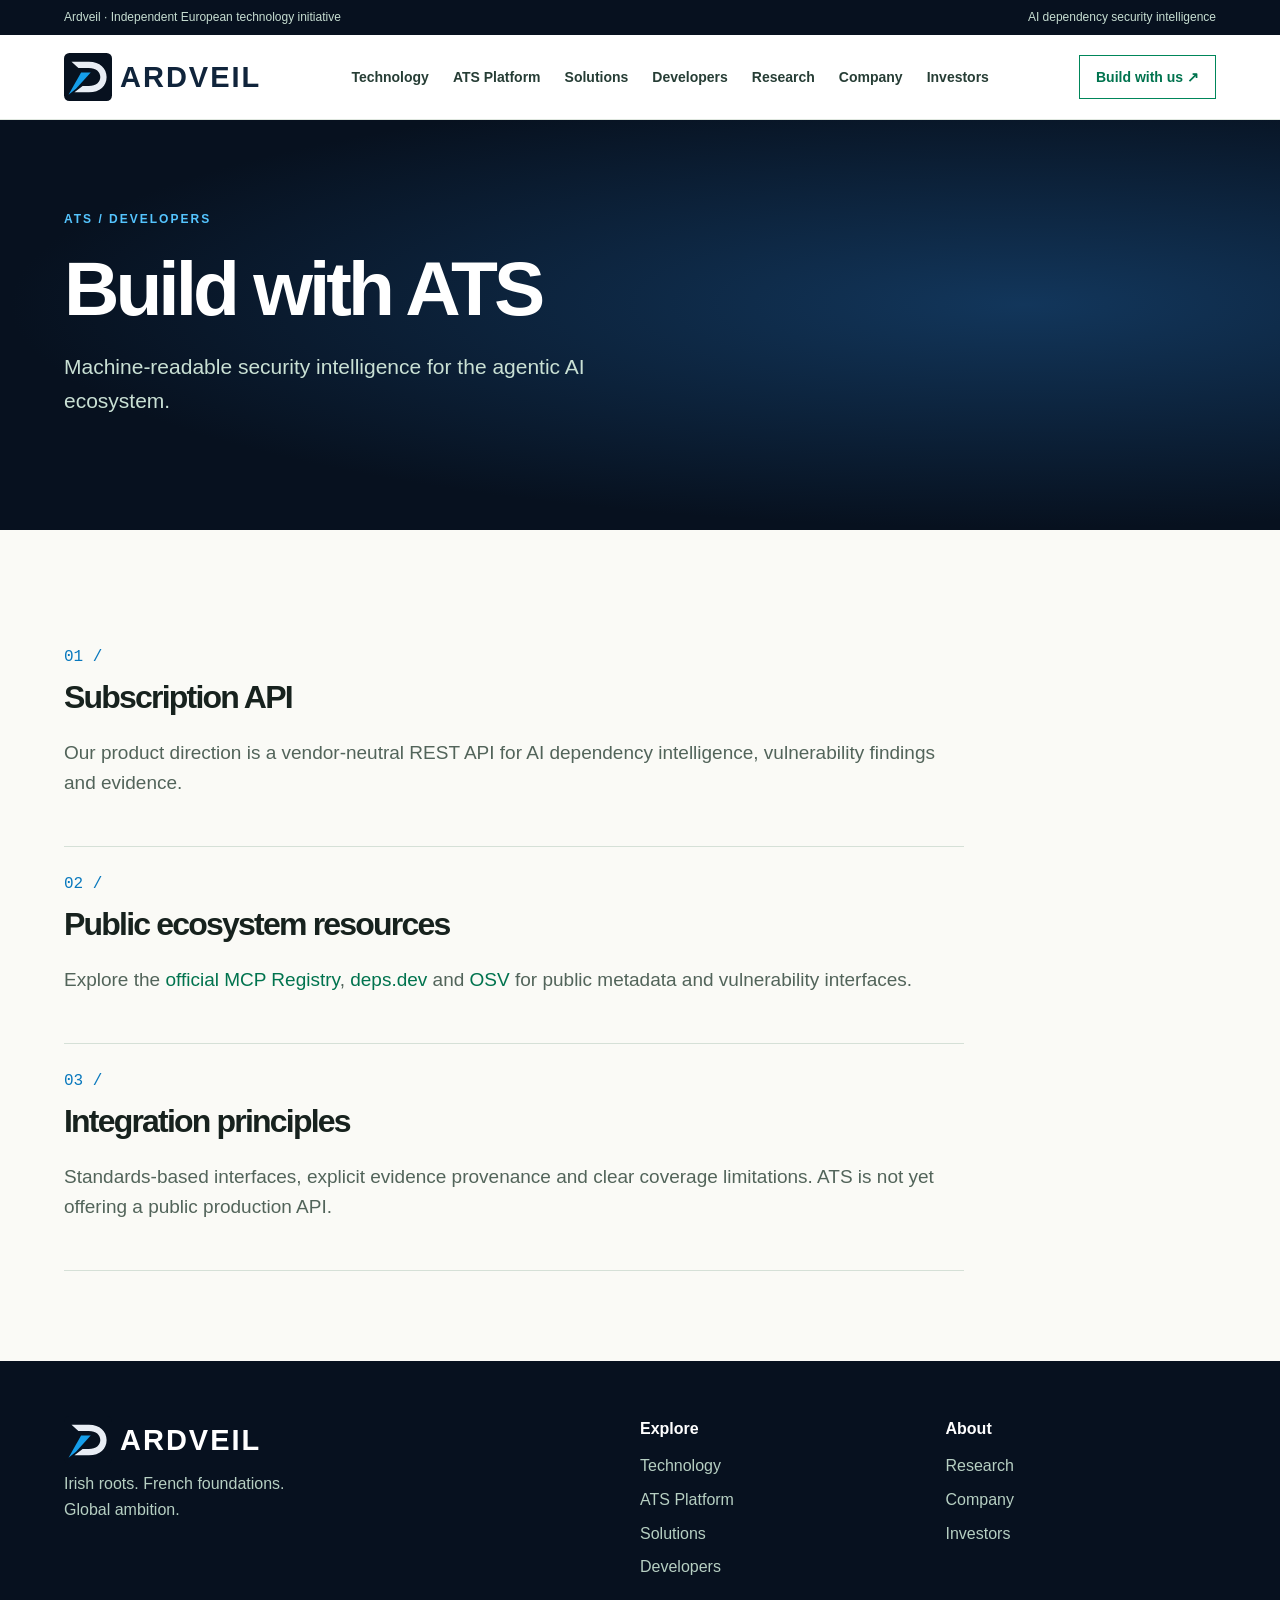
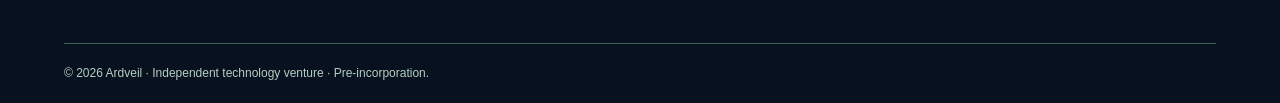
<file: agent-trust-corporate/api.html>
<!doctype html><html lang="en"><head><meta charset="utf-8"><meta name="viewport" content="width=device-width,initial-scale=1"><title>Build with ATS | Ardveil</title><link rel="stylesheet" href="assets/site.css"><link rel="icon" href="assets/mark.svg"></head><body><div class="utility"><div class="wrap">Ardveil · Independent European technology initiative <span>AI dependency security intelligence</span></div></div><header><nav class="wrap"><a class="brand" href="index.html"><img src="assets/mark.svg" alt="">ARDVEIL</a><div class="links"><a href="technology.html">Technology</a><a href="signal.html">ATS Platform</a><a href="solutions.html">Solutions</a><a href="developers.html">Developers</a><a href="research.html">Research</a><a href="company.html">Company</a><a href="investors.html">Investors</a></div><a class="navcta" href="developers.html">Build with us ↗</a></nav></header><main><section class="subhero"><div class="wrap"><div class="eyebrow">ATS / DEVELOPERS</div><h1>Build with ATS</h1><p>Machine-readable security intelligence for the agentic AI ecosystem.</p></div></section><section class="wrap section detail"><article><div class="num">01 /</div><h2>Subscription API</h2><p>Our product direction is a vendor-neutral REST API for AI dependency intelligence, vulnerability findings and evidence.</p></article><article><div class="num">02 /</div><h2>Public ecosystem resources</h2><p>Explore the <a href="https://registry.modelcontextprotocol.io/docs">official MCP Registry</a>, <a href="https://docs.deps.dev/api/v3/">deps.dev</a> and <a href="https://osv.dev/">OSV</a> for public metadata and vulnerability interfaces.</p></article><article><div class="num">03 /</div><h2>Integration principles</h2><p>Standards-based interfaces, explicit evidence provenance and clear coverage limitations. ATS is not yet offering a public production API.</p></article></section></main><footer><div class="wrap foot"><div><a class="brand" href="index.html"><img src="assets/mark.svg" alt="">ARDVEIL</a><p>Irish roots. French foundations.<br>Global ambition.</p></div><div><h4>Explore</h4><a href="technology.html">Technology</a><a href="signal.html">ATS Platform</a><a href="solutions.html">Solutions</a><a href="developers.html">Developers</a></div><div><h4>About</h4><a href="research.html">Research</a><a href="company.html">Company</a><a href="investors.html">Investors</a></div></div><div class="wrap legal">© 2026 Ardveil · Independent technology venture · Pre-incorporation.</div></footer></body></html>
</file>
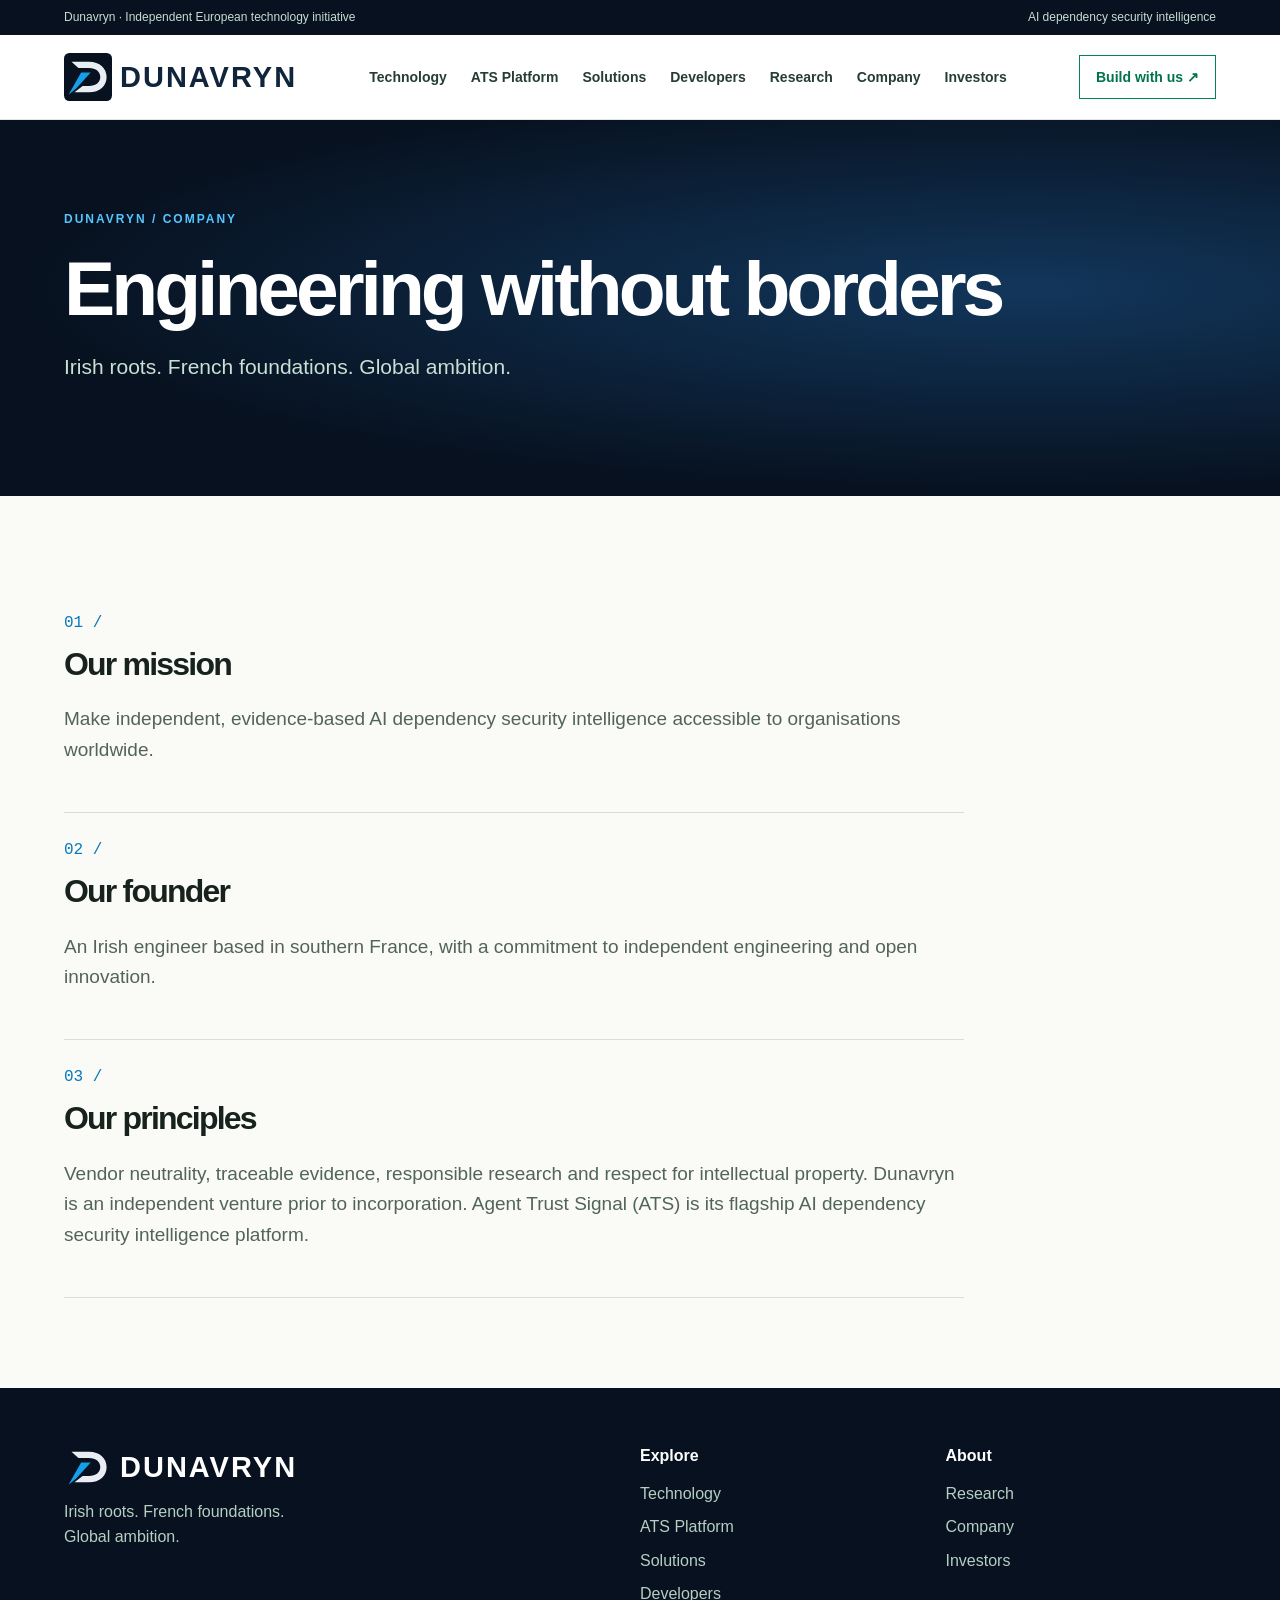
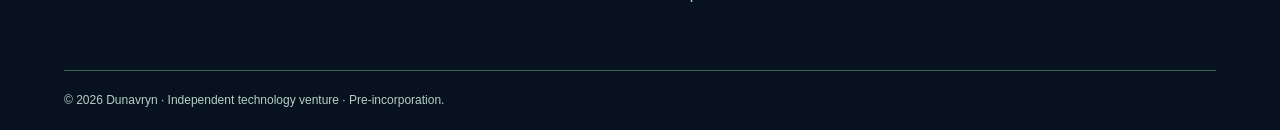
<file: agent-trust-corporate/company.html>
<!doctype html><html lang="en"><head><meta charset="utf-8"><meta name="viewport" content="width=device-width,initial-scale=1"><title>Engineering without borders | Dunavryn</title><link rel="stylesheet" href="assets/site.css"><link rel="icon" href="assets/dunavryn-mark.svg"></head><body><div class="utility"><div class="wrap">Dunavryn · Independent European technology initiative <span>AI dependency security intelligence</span></div></div><header><nav class="wrap"><a class="brand" href="index.html"><img src="assets/dunavryn-mark.svg" alt="">DUNAVRYN</a><div class="links"><a href="technology.html">Technology</a><a href="signal.html">ATS Platform</a><a href="solutions.html">Solutions</a><a href="developers.html">Developers</a><a href="research.html">Research</a><a href="company.html">Company</a><a href="investors.html">Investors</a></div><a class="navcta" href="developers.html">Build with us ↗</a></nav></header><main><section class="subhero"><div class="wrap"><div class="eyebrow">DUNAVRYN / COMPANY</div><h1>Engineering without borders</h1><p>Irish roots. French foundations. Global ambition.</p></div></section><section class="wrap section detail"><article><div class="num">01 /</div><h2>Our mission</h2><p>Make independent, evidence-based AI dependency security intelligence accessible to organisations worldwide.</p></article><article><div class="num">02 /</div><h2>Our founder</h2><p>An Irish engineer based in southern France, with a commitment to independent engineering and open innovation.</p></article><article><div class="num">03 /</div><h2>Our principles</h2><p>Vendor neutrality, traceable evidence, responsible research and respect for intellectual property. Dunavryn is an independent venture prior to incorporation. Agent Trust Signal (ATS) is its flagship AI dependency security intelligence platform.</p></article></section></main><footer><div class="wrap foot"><div><a class="brand" href="index.html"><img src="assets/dunavryn-mark.svg" alt="">DUNAVRYN</a><p>Irish roots. French foundations.<br>Global ambition.</p></div><div><h4>Explore</h4><a href="technology.html">Technology</a><a href="signal.html">ATS Platform</a><a href="solutions.html">Solutions</a><a href="developers.html">Developers</a></div><div><h4>About</h4><a href="research.html">Research</a><a href="company.html">Company</a><a href="investors.html">Investors</a></div></div><div class="wrap legal">© 2026 Dunavryn · Independent technology venture · Pre-incorporation.</div></footer></body></html>
</file>
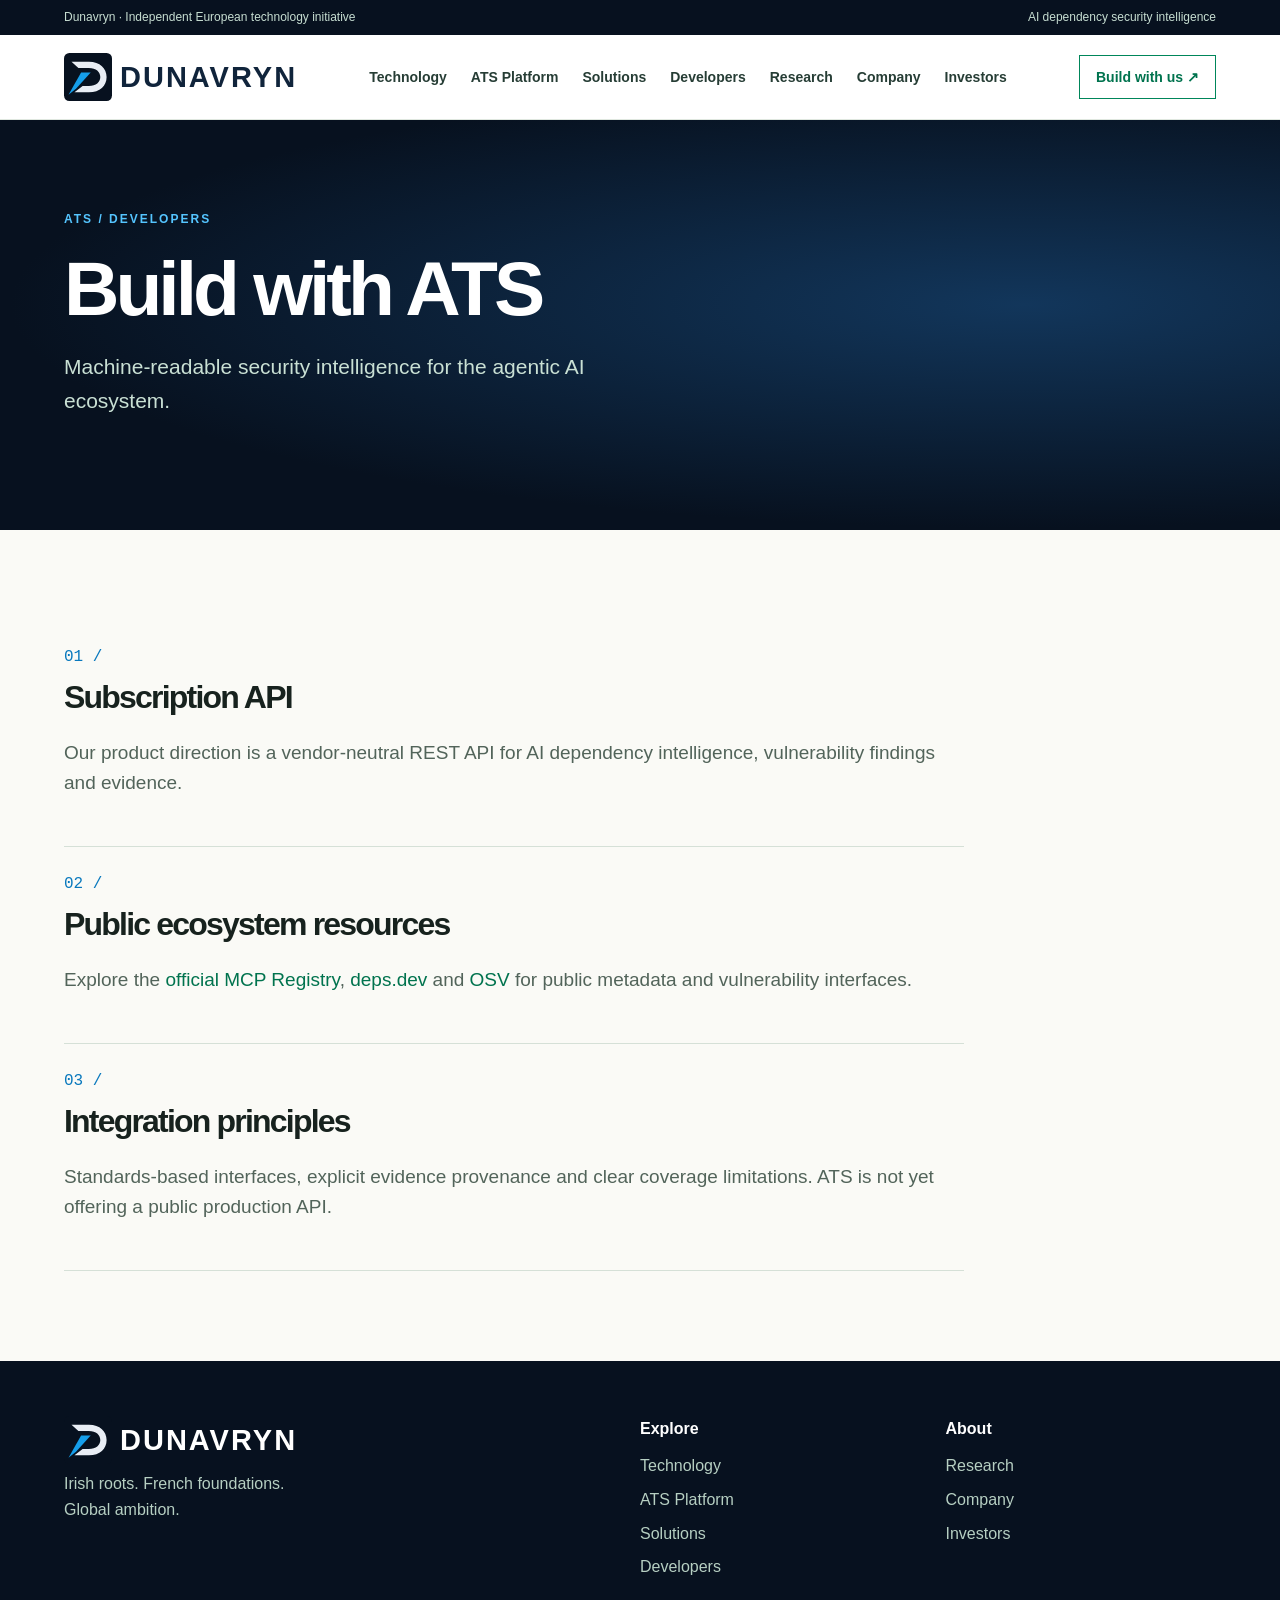
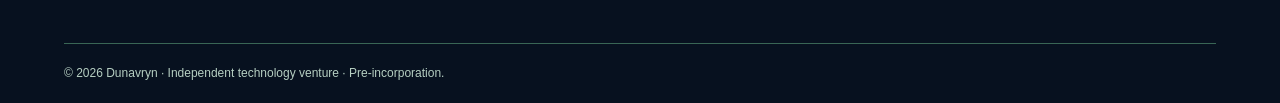
<file: agent-trust-corporate/developers.html>
<!doctype html><html lang="en"><head><meta charset="utf-8"><meta name="viewport" content="width=device-width,initial-scale=1"><title>Build with ATS | Dunavryn</title><link rel="stylesheet" href="assets/site.css"><link rel="icon" href="assets/dunavryn-mark.svg"></head><body><div class="utility"><div class="wrap">Dunavryn · Independent European technology initiative <span>AI dependency security intelligence</span></div></div><header><nav class="wrap"><a class="brand" href="index.html"><img src="assets/dunavryn-mark.svg" alt="">DUNAVRYN</a><div class="links"><a href="technology.html">Technology</a><a href="signal.html">ATS Platform</a><a href="solutions.html">Solutions</a><a href="developers.html">Developers</a><a href="research.html">Research</a><a href="company.html">Company</a><a href="investors.html">Investors</a></div><a class="navcta" href="developers.html">Build with us ↗</a></nav></header><main><section class="subhero"><div class="wrap"><div class="eyebrow">ATS / DEVELOPERS</div><h1>Build with ATS</h1><p>Machine-readable security intelligence for the agentic AI ecosystem.</p></div></section><section class="wrap section detail"><article><div class="num">01 /</div><h2>Subscription API</h2><p>Our product direction is a vendor-neutral REST API for AI dependency intelligence, vulnerability findings and evidence.</p></article><article><div class="num">02 /</div><h2>Public ecosystem resources</h2><p>Explore the <a href="https://registry.modelcontextprotocol.io/docs">official MCP Registry</a>, <a href="https://docs.deps.dev/api/v3/">deps.dev</a> and <a href="https://osv.dev/">OSV</a> for public metadata and vulnerability interfaces.</p></article><article><div class="num">03 /</div><h2>Integration principles</h2><p>Standards-based interfaces, explicit evidence provenance and clear coverage limitations. ATS is not yet offering a public production API.</p></article></section></main><footer><div class="wrap foot"><div><a class="brand" href="index.html"><img src="assets/dunavryn-mark.svg" alt="">DUNAVRYN</a><p>Irish roots. French foundations.<br>Global ambition.</p></div><div><h4>Explore</h4><a href="technology.html">Technology</a><a href="signal.html">ATS Platform</a><a href="solutions.html">Solutions</a><a href="developers.html">Developers</a></div><div><h4>About</h4><a href="research.html">Research</a><a href="company.html">Company</a><a href="investors.html">Investors</a></div></div><div class="wrap legal">© 2026 Dunavryn · Independent technology venture · Pre-incorporation.</div></footer></body></html>
</file>
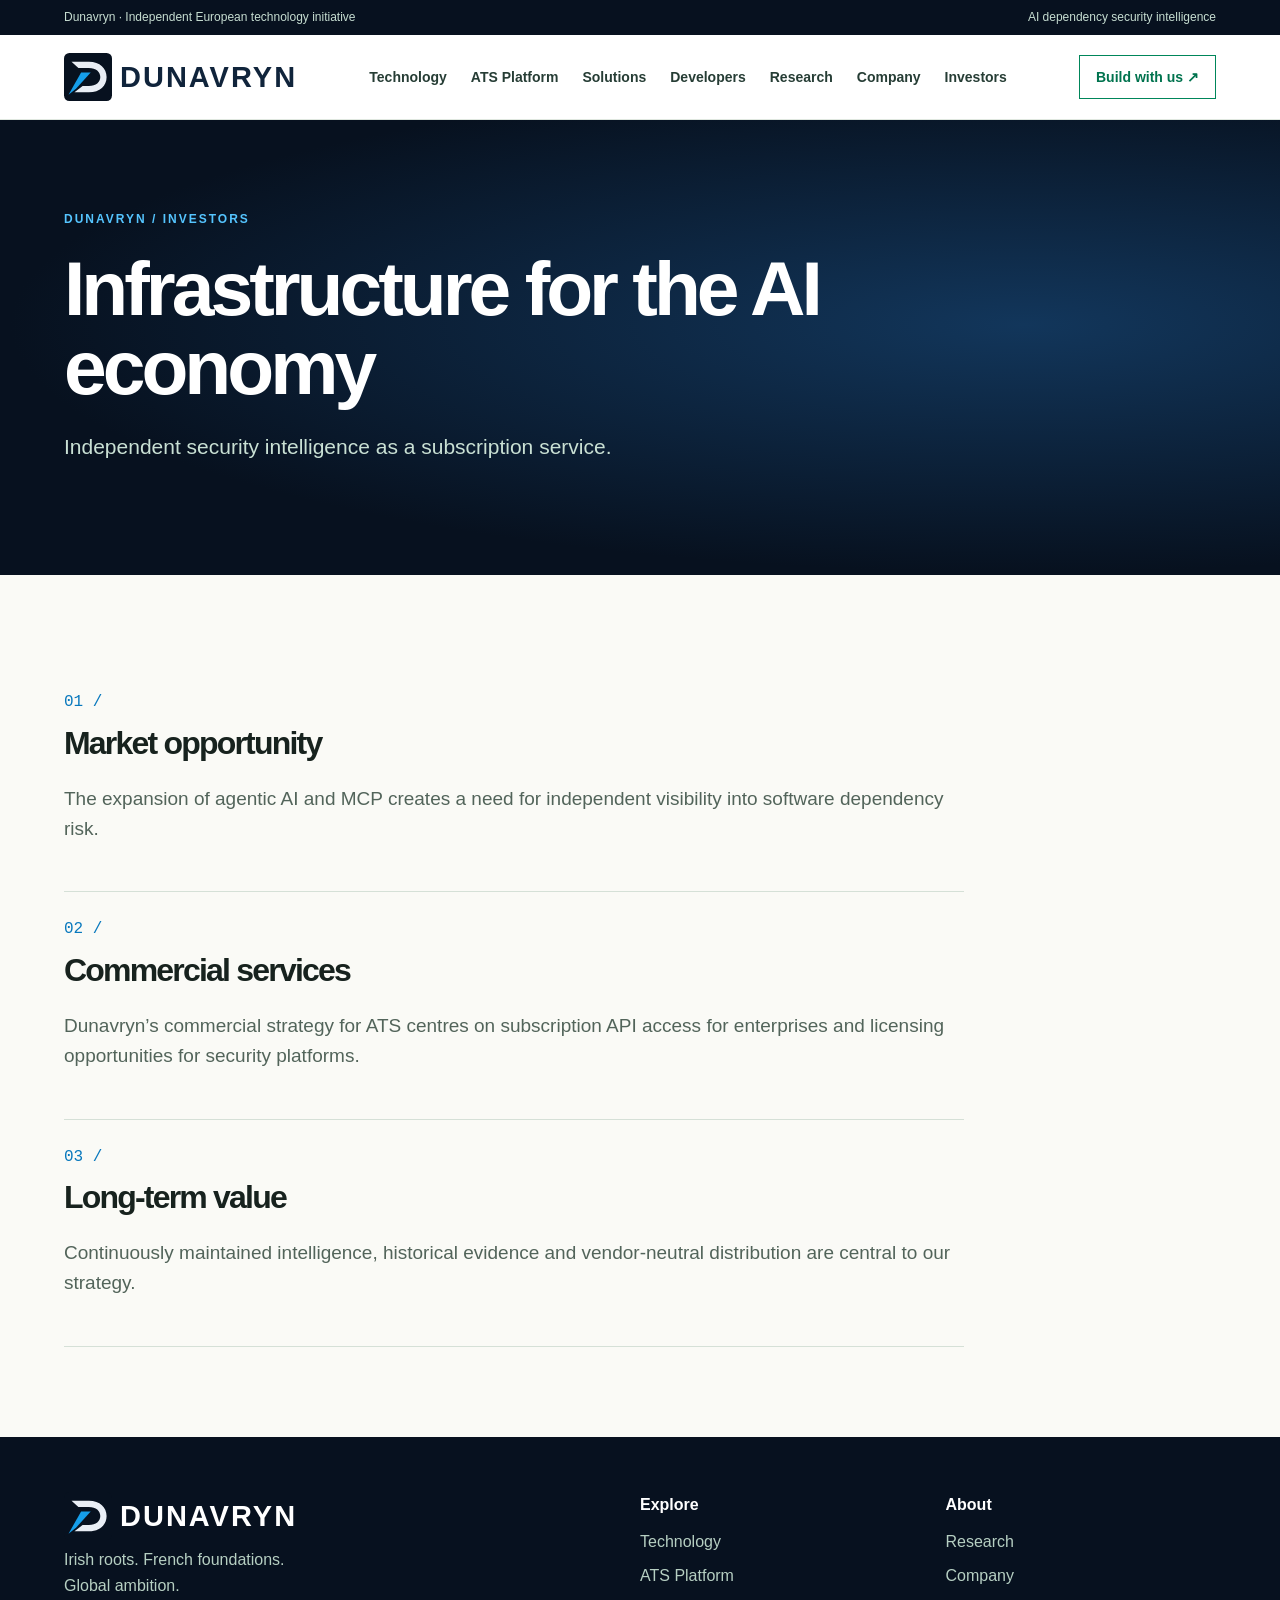
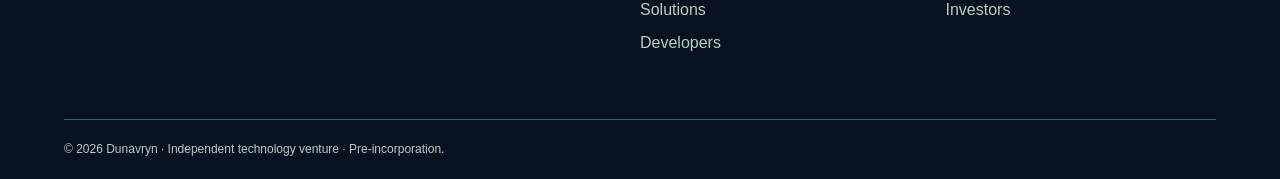
<file: agent-trust-corporate/investors.html>
<!doctype html><html lang="en"><head><meta charset="utf-8"><meta name="viewport" content="width=device-width,initial-scale=1"><title>Infrastructure for the AI economy | Dunavryn</title><link rel="stylesheet" href="assets/site.css"><link rel="icon" href="assets/dunavryn-mark.svg"></head><body><div class="utility"><div class="wrap">Dunavryn · Independent European technology initiative <span>AI dependency security intelligence</span></div></div><header><nav class="wrap"><a class="brand" href="index.html"><img src="assets/dunavryn-mark.svg" alt="">DUNAVRYN</a><div class="links"><a href="technology.html">Technology</a><a href="signal.html">ATS Platform</a><a href="solutions.html">Solutions</a><a href="developers.html">Developers</a><a href="research.html">Research</a><a href="company.html">Company</a><a href="investors.html">Investors</a></div><a class="navcta" href="developers.html">Build with us ↗</a></nav></header><main><section class="subhero"><div class="wrap"><div class="eyebrow">DUNAVRYN / INVESTORS</div><h1>Infrastructure for the AI economy</h1><p>Independent security intelligence as a subscription service.</p></div></section><section class="wrap section detail"><article><div class="num">01 /</div><h2>Market opportunity</h2><p>The expansion of agentic AI and MCP creates a need for independent visibility into software dependency risk.</p></article><article><div class="num">02 /</div><h2>Commercial services</h2><p>Dunavryn’s commercial strategy for ATS centres on subscription API access for enterprises and licensing opportunities for security platforms.</p></article><article><div class="num">03 /</div><h2>Long-term value</h2><p>Continuously maintained intelligence, historical evidence and vendor-neutral distribution are central to our strategy.</p></article></section></main><footer><div class="wrap foot"><div><a class="brand" href="index.html"><img src="assets/dunavryn-mark.svg" alt="">DUNAVRYN</a><p>Irish roots. French foundations.<br>Global ambition.</p></div><div><h4>Explore</h4><a href="technology.html">Technology</a><a href="signal.html">ATS Platform</a><a href="solutions.html">Solutions</a><a href="developers.html">Developers</a></div><div><h4>About</h4><a href="research.html">Research</a><a href="company.html">Company</a><a href="investors.html">Investors</a></div></div><div class="wrap legal">© 2026 Dunavryn · Independent technology venture · Pre-incorporation.</div></footer></body></html>
</file>
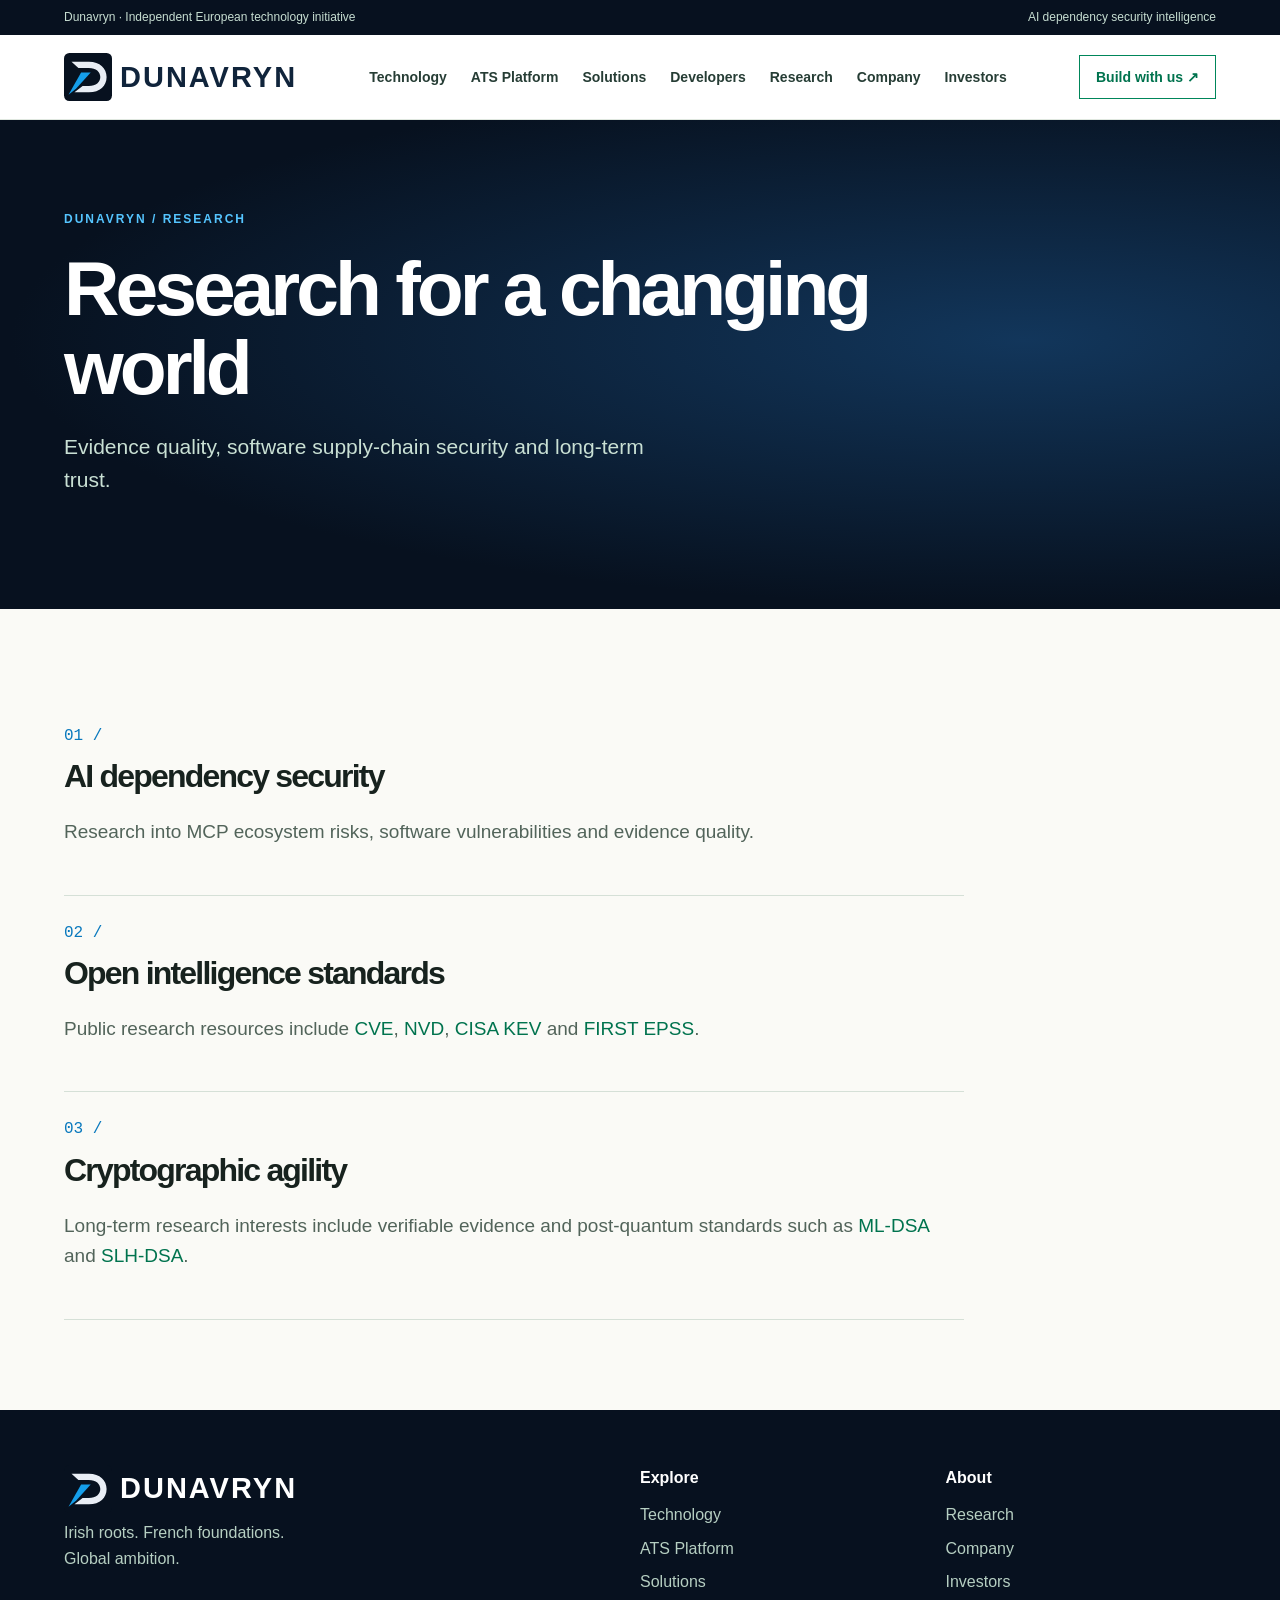
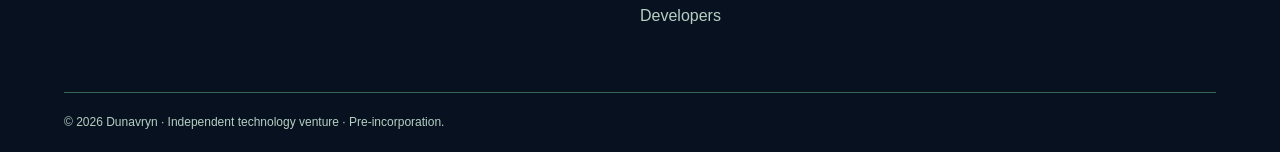
<file: agent-trust-corporate/research.html>
<!doctype html><html lang="en"><head><meta charset="utf-8"><meta name="viewport" content="width=device-width,initial-scale=1"><title>Research for a changing world | Dunavryn</title><link rel="stylesheet" href="assets/site.css"><link rel="icon" href="assets/dunavryn-mark.svg"></head><body><div class="utility"><div class="wrap">Dunavryn · Independent European technology initiative <span>AI dependency security intelligence</span></div></div><header><nav class="wrap"><a class="brand" href="index.html"><img src="assets/dunavryn-mark.svg" alt="">DUNAVRYN</a><div class="links"><a href="technology.html">Technology</a><a href="signal.html">ATS Platform</a><a href="solutions.html">Solutions</a><a href="developers.html">Developers</a><a href="research.html">Research</a><a href="company.html">Company</a><a href="investors.html">Investors</a></div><a class="navcta" href="developers.html">Build with us ↗</a></nav></header><main><section class="subhero"><div class="wrap"><div class="eyebrow">DUNAVRYN / RESEARCH</div><h1>Research for a changing world</h1><p>Evidence quality, software supply-chain security and long-term trust.</p></div></section><section class="wrap section detail"><article><div class="num">01 /</div><h2>AI dependency security</h2><p>Research into MCP ecosystem risks, software vulnerabilities and evidence quality.</p></article><article><div class="num">02 /</div><h2>Open intelligence standards</h2><p>Public research resources include <a href="https://www.cve.org/">CVE</a>, <a href="https://nvd.nist.gov/developers/vulnerabilities">NVD</a>, <a href="https://www.cisa.gov/known-exploited-vulnerabilities-catalog">CISA KEV</a> and <a href="https://www.first.org/epss/">FIRST EPSS</a>.</p></article><article><div class="num">03 /</div><h2>Cryptographic agility</h2><p>Long-term research interests include verifiable evidence and post-quantum standards such as <a href="https://csrc.nist.gov/pubs/fips/204/final">ML-DSA</a> and <a href="https://csrc.nist.gov/pubs/fips/205/final">SLH-DSA</a>.</p></article></section></main><footer><div class="wrap foot"><div><a class="brand" href="index.html"><img src="assets/dunavryn-mark.svg" alt="">DUNAVRYN</a><p>Irish roots. French foundations.<br>Global ambition.</p></div><div><h4>Explore</h4><a href="technology.html">Technology</a><a href="signal.html">ATS Platform</a><a href="solutions.html">Solutions</a><a href="developers.html">Developers</a></div><div><h4>About</h4><a href="research.html">Research</a><a href="company.html">Company</a><a href="investors.html">Investors</a></div></div><div class="wrap legal">© 2026 Dunavryn · Independent technology venture · Pre-incorporation.</div></footer></body></html>
</file>
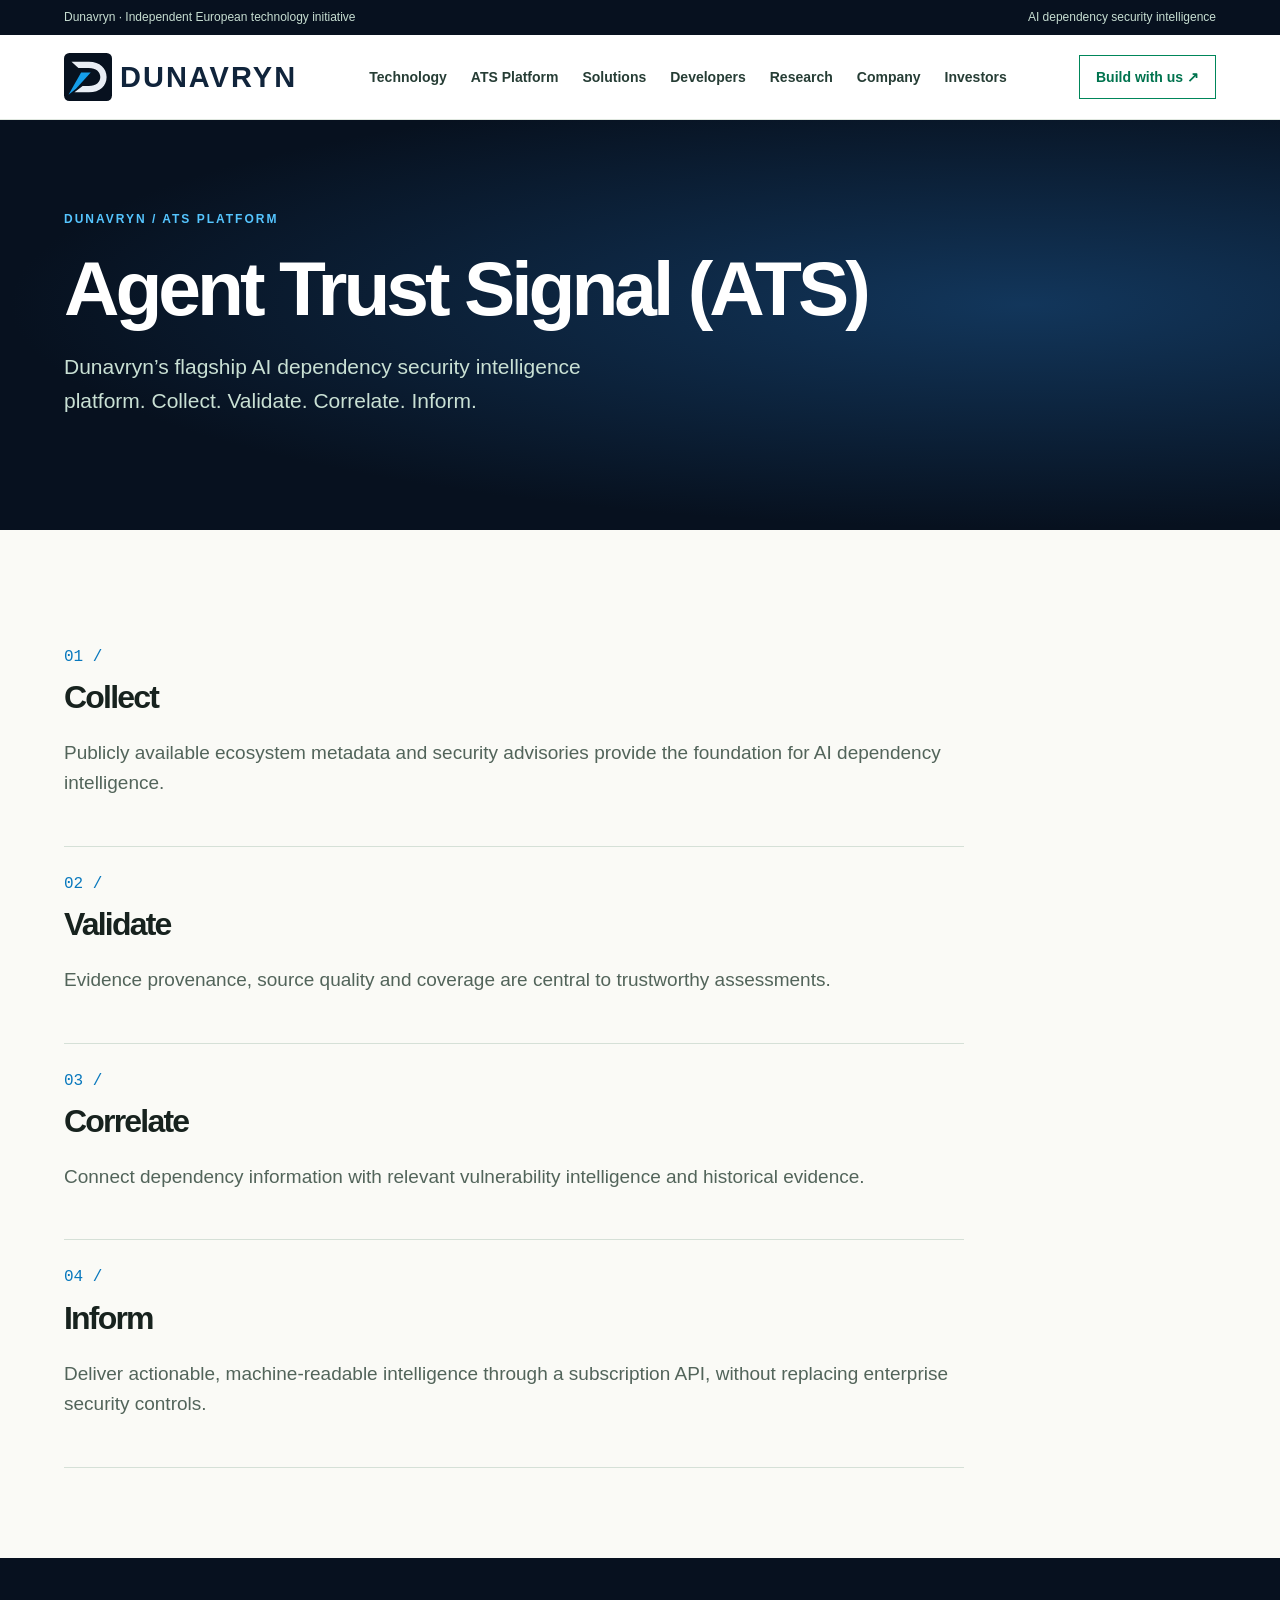
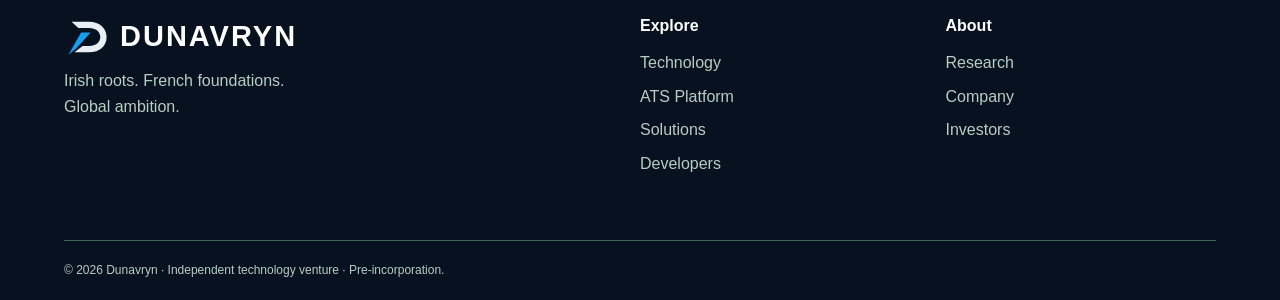
<file: agent-trust-corporate/signal.html>
<!doctype html><html lang="en"><head><meta charset="utf-8"><meta name="viewport" content="width=device-width,initial-scale=1"><title>Independent AI security intelligence | Dunavryn</title><link rel="stylesheet" href="assets/site.css"><link rel="icon" href="assets/dunavryn-mark.svg"></head><body><div class="utility"><div class="wrap">Dunavryn · Independent European technology initiative <span>AI dependency security intelligence</span></div></div><header><nav class="wrap"><a class="brand" href="index.html"><img src="assets/dunavryn-mark.svg" alt="">DUNAVRYN</a><div class="links"><a href="technology.html">Technology</a><a href="signal.html">ATS Platform</a><a href="solutions.html">Solutions</a><a href="developers.html">Developers</a><a href="research.html">Research</a><a href="company.html">Company</a><a href="investors.html">Investors</a></div><a class="navcta" href="developers.html">Build with us ↗</a></nav></header><main><section class="subhero"><div class="wrap"><div class="eyebrow">DUNAVRYN / ATS PLATFORM</div><h1>Agent Trust Signal (ATS)</h1><p>Dunavryn’s flagship AI dependency security intelligence platform. Collect. Validate. Correlate. Inform.</p></div></section><section class="wrap section detail"><article><div class="num">01 /</div><h2>Collect</h2><p>Publicly available ecosystem metadata and security advisories provide the foundation for AI dependency intelligence.</p></article><article><div class="num">02 /</div><h2>Validate</h2><p>Evidence provenance, source quality and coverage are central to trustworthy assessments.</p></article><article><div class="num">03 /</div><h2>Correlate</h2><p>Connect dependency information with relevant vulnerability intelligence and historical evidence.</p></article><article><div class="num">04 /</div><h2>Inform</h2><p>Deliver actionable, machine-readable intelligence through a subscription API, without replacing enterprise security controls.</p></article></section></main><footer><div class="wrap foot"><div><a class="brand" href="index.html"><img src="assets/dunavryn-mark.svg" alt="">DUNAVRYN</a><p>Irish roots. French foundations.<br>Global ambition.</p></div><div><h4>Explore</h4><a href="technology.html">Technology</a><a href="signal.html">ATS Platform</a><a href="solutions.html">Solutions</a><a href="developers.html">Developers</a></div><div><h4>About</h4><a href="research.html">Research</a><a href="company.html">Company</a><a href="investors.html">Investors</a></div></div><div class="wrap legal">© 2026 Dunavryn · Independent technology venture · Pre-incorporation.</div></footer></body></html>
</file>
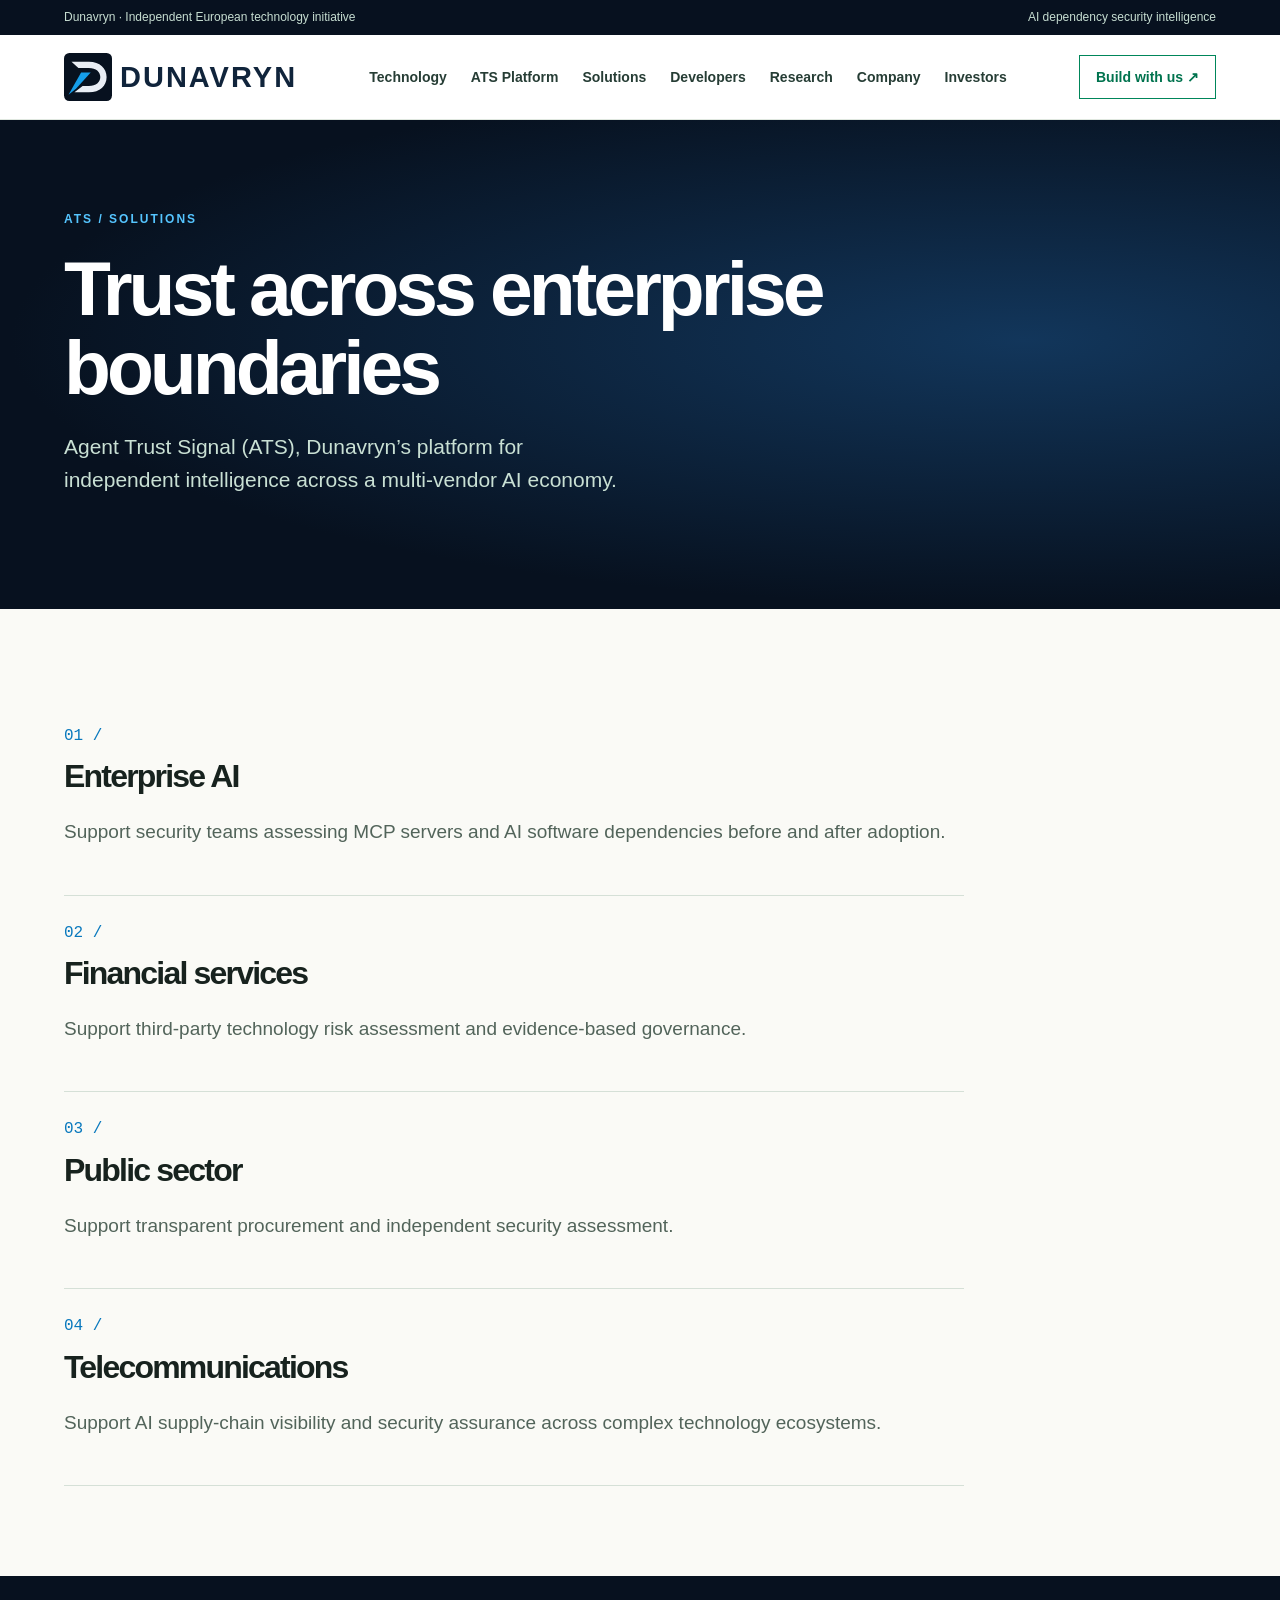
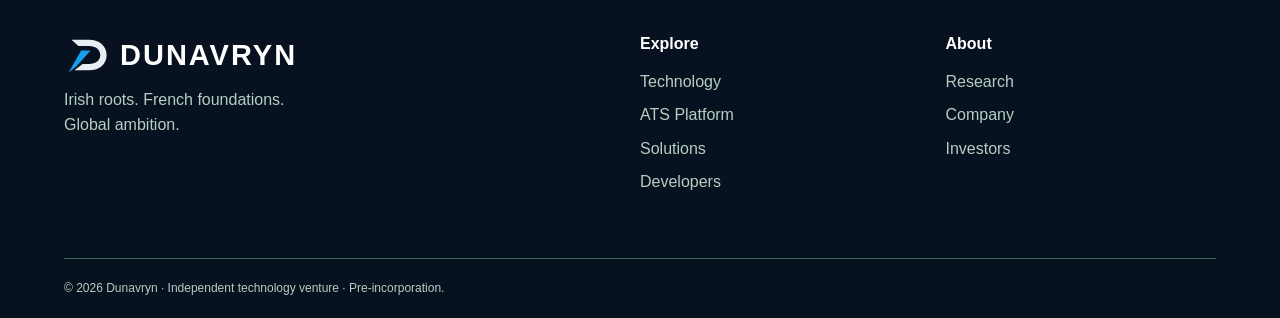
<file: agent-trust-corporate/solutions.html>
<!doctype html><html lang="en"><head><meta charset="utf-8"><meta name="viewport" content="width=device-width,initial-scale=1"><title>Trust across enterprise boundaries | Dunavryn</title><link rel="stylesheet" href="assets/site.css"><link rel="icon" href="assets/dunavryn-mark.svg"></head><body><div class="utility"><div class="wrap">Dunavryn · Independent European technology initiative <span>AI dependency security intelligence</span></div></div><header><nav class="wrap"><a class="brand" href="index.html"><img src="assets/dunavryn-mark.svg" alt="">DUNAVRYN</a><div class="links"><a href="technology.html">Technology</a><a href="signal.html">ATS Platform</a><a href="solutions.html">Solutions</a><a href="developers.html">Developers</a><a href="research.html">Research</a><a href="company.html">Company</a><a href="investors.html">Investors</a></div><a class="navcta" href="developers.html">Build with us ↗</a></nav></header><main><section class="subhero"><div class="wrap"><div class="eyebrow">ATS / SOLUTIONS</div><h1>Trust across enterprise boundaries</h1><p>Agent Trust Signal (ATS), Dunavryn’s platform for independent intelligence across a multi-vendor AI economy.</p></div></section><section class="wrap section detail"><article><div class="num">01 /</div><h2>Enterprise AI</h2><p>Support security teams assessing MCP servers and AI software dependencies before and after adoption.</p></article><article><div class="num">02 /</div><h2>Financial services</h2><p>Support third-party technology risk assessment and evidence-based governance.</p></article><article><div class="num">03 /</div><h2>Public sector</h2><p>Support transparent procurement and independent security assessment.</p></article><article><div class="num">04 /</div><h2>Telecommunications</h2><p>Support AI supply-chain visibility and security assurance across complex technology ecosystems.</p></article></section></main><footer><div class="wrap foot"><div><a class="brand" href="index.html"><img src="assets/dunavryn-mark.svg" alt="">DUNAVRYN</a><p>Irish roots. French foundations.<br>Global ambition.</p></div><div><h4>Explore</h4><a href="technology.html">Technology</a><a href="signal.html">ATS Platform</a><a href="solutions.html">Solutions</a><a href="developers.html">Developers</a></div><div><h4>About</h4><a href="research.html">Research</a><a href="company.html">Company</a><a href="investors.html">Investors</a></div></div><div class="wrap legal">© 2026 Dunavryn · Independent technology venture · Pre-incorporation.</div></footer></body></html>
</file>
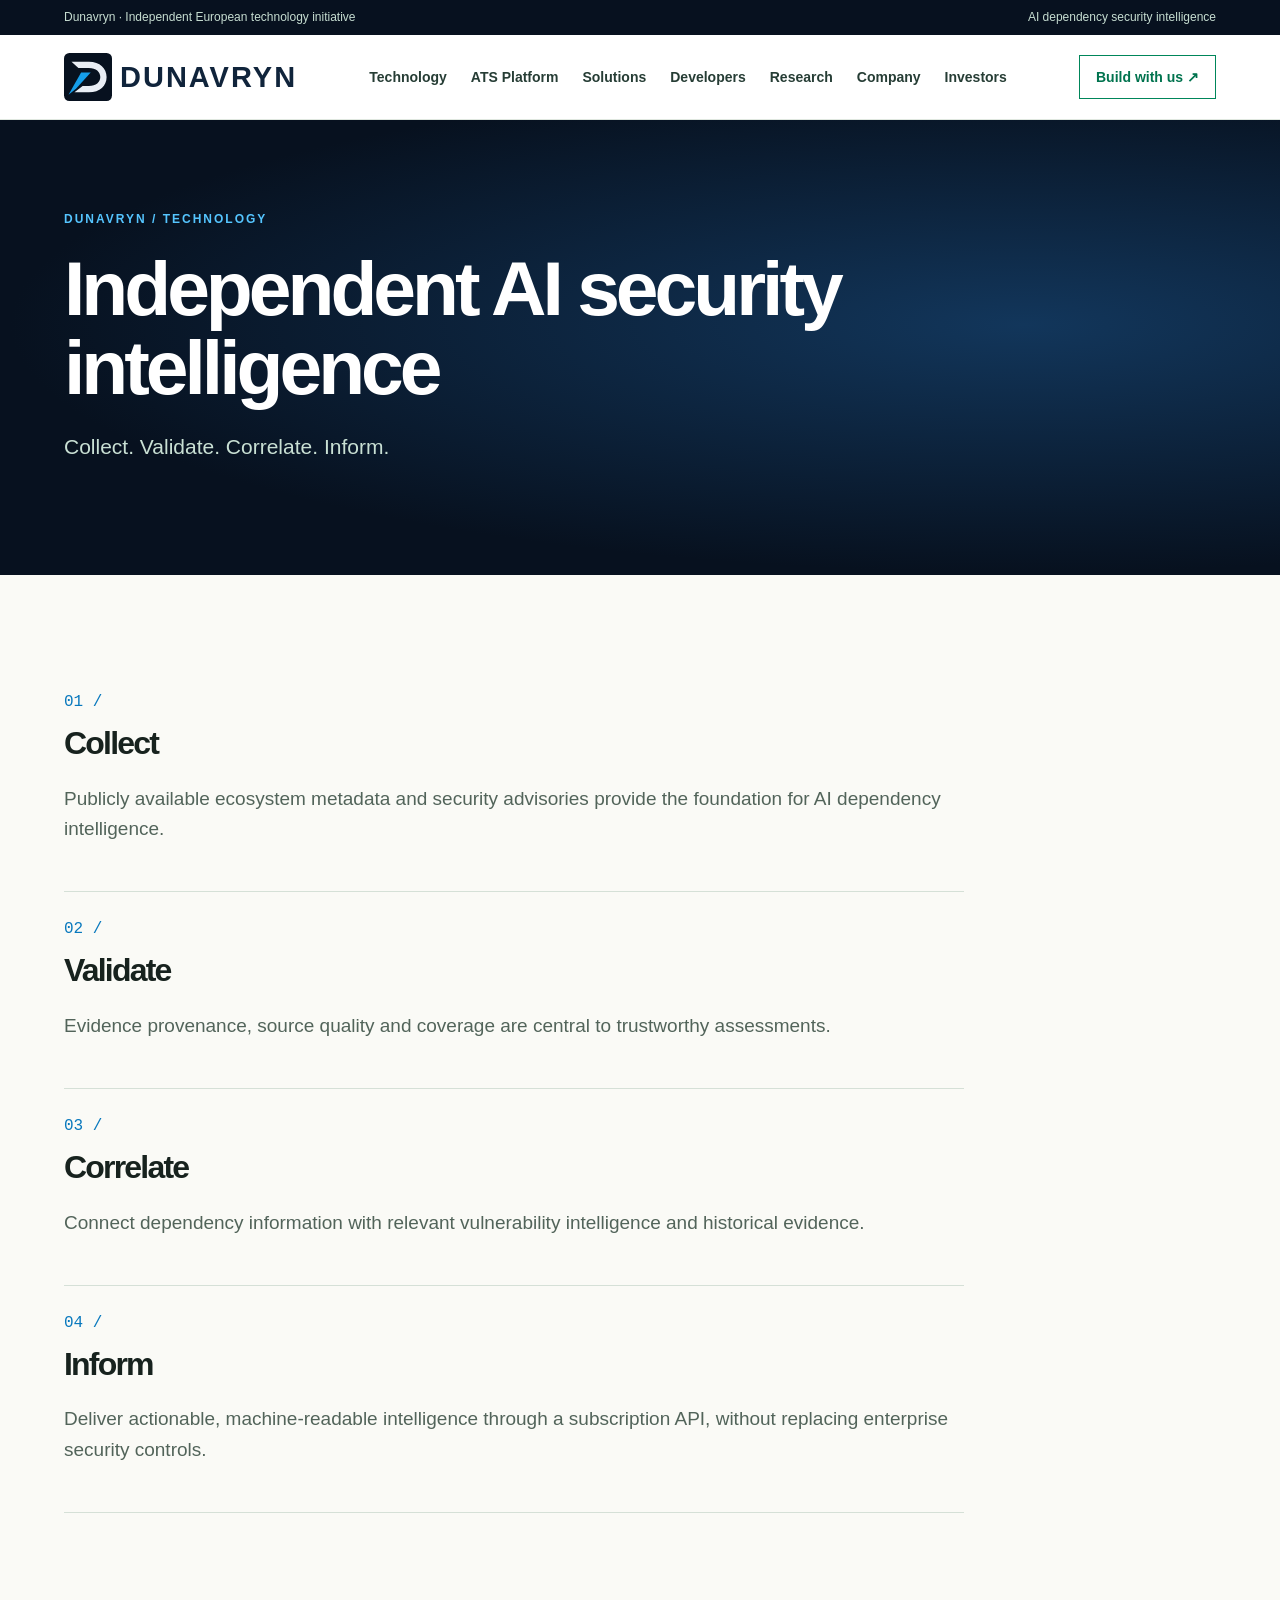
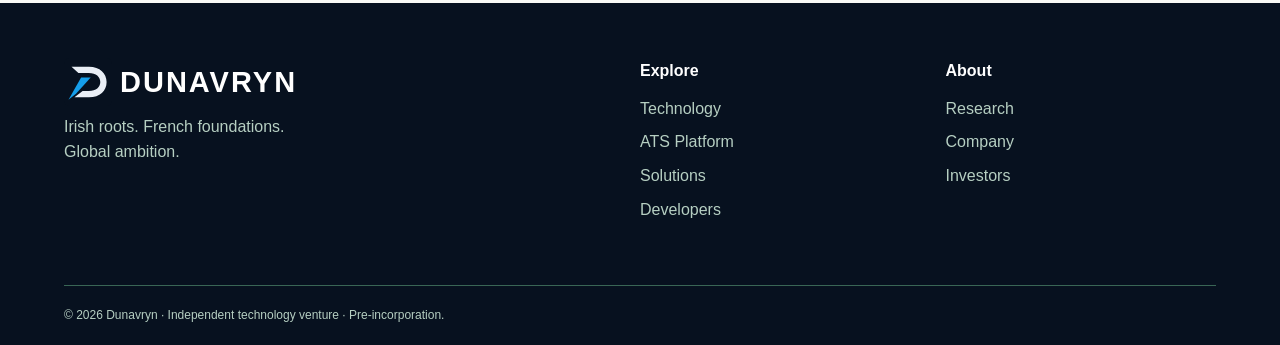
<file: agent-trust-corporate/technology.html>
<!doctype html><html lang="en"><head><meta charset="utf-8"><meta name="viewport" content="width=device-width,initial-scale=1"><title>Independent AI security intelligence | Dunavryn</title><link rel="stylesheet" href="assets/site.css"><link rel="icon" href="assets/dunavryn-mark.svg"></head><body><div class="utility"><div class="wrap">Dunavryn · Independent European technology initiative <span>AI dependency security intelligence</span></div></div><header><nav class="wrap"><a class="brand" href="index.html"><img src="assets/dunavryn-mark.svg" alt="">DUNAVRYN</a><div class="links"><a href="technology.html">Technology</a><a href="signal.html">ATS Platform</a><a href="solutions.html">Solutions</a><a href="developers.html">Developers</a><a href="research.html">Research</a><a href="company.html">Company</a><a href="investors.html">Investors</a></div><a class="navcta" href="developers.html">Build with us ↗</a></nav></header><main><section class="subhero"><div class="wrap"><div class="eyebrow">DUNAVRYN / TECHNOLOGY</div><h1>Independent AI security intelligence</h1><p>Collect. Validate. Correlate. Inform.</p></div></section><section class="wrap section detail"><article><div class="num">01 /</div><h2>Collect</h2><p>Publicly available ecosystem metadata and security advisories provide the foundation for AI dependency intelligence.</p></article><article><div class="num">02 /</div><h2>Validate</h2><p>Evidence provenance, source quality and coverage are central to trustworthy assessments.</p></article><article><div class="num">03 /</div><h2>Correlate</h2><p>Connect dependency information with relevant vulnerability intelligence and historical evidence.</p></article><article><div class="num">04 /</div><h2>Inform</h2><p>Deliver actionable, machine-readable intelligence through a subscription API, without replacing enterprise security controls.</p></article></section></main><footer><div class="wrap foot"><div><a class="brand" href="index.html"><img src="assets/dunavryn-mark.svg" alt="">DUNAVRYN</a><p>Irish roots. French foundations.<br>Global ambition.</p></div><div><h4>Explore</h4><a href="technology.html">Technology</a><a href="signal.html">ATS Platform</a><a href="solutions.html">Solutions</a><a href="developers.html">Developers</a></div><div><h4>About</h4><a href="research.html">Research</a><a href="company.html">Company</a><a href="investors.html">Investors</a></div></div><div class="wrap legal">© 2026 Dunavryn · Independent technology venture · Pre-incorporation.</div></footer></body></html>
</file>
<file: agent-trust-corporate/assets/site.css>
*{box-sizing:border-box}body{margin:0;color:#17221e;background:#fafaf6;font:16px/1.6 Arial,Helvetica,sans-serif}a{color:#00734e;text-decoration:none}a:hover{text-decoration:underline}a:focus-visible{outline:3px solid #e8ad46;outline-offset:4px}.wrap{max-width:1280px;width:90%;margin:auto}.utility{background:#062c23;color:#c6ddd1;font-size:12px;padding:8px 0}.utility span{float:right}header{background:#fff;border-bottom:1px solid #dfe7df}nav{display:flex;align-items:center;gap:32px;min-height:84px}.brand{font-size:29px;font-weight:800;letter-spacing:-1.6px;color:#12382e;display:inline-flex;align-items:center;gap:0;white-space:nowrap}.brand img{width:37px;margin-right:8px;filter:brightness(.65)}.brand span{color:#00865a}.links{display:flex;gap:24px;flex:1;justify-content:center;flex-wrap:wrap}.links a{color:#263d35;font-weight:600;font-size:14px}.navcta{border:1px solid #00865a;padding:10px 16px;font-weight:bold;font-size:14px}.hero,.subhero{background:radial-gradient(ellipse at 80% 45%,#164e39,#062c23 65%);color:#fff}.hero-grid{display:grid;grid-template-columns:1.15fr 1fr;align-items:center;min-height:610px;padding:65px 0;gap:36px}.eyebrow{letter-spacing:2px;font-size:12px;font-weight:800;color:#00865a;margin-bottom:20px}.hero .eyebrow,.forest .eyebrow,.subhero .eyebrow{color:#82e0b4}h1,h2,h3,p{margin:0 0 22px}h1{font-size:clamp(44px,6vw,88px);line-height:1.03;letter-spacing:-4px;font-weight:650}h1 em{font-style:normal;color:#83dfb4}h2{font-size:clamp(30px,3.8vw,52px);line-height:1.12;letter-spacing:-1.8px}h3{font-size:25px;line-height:1.2;letter-spacing:-.6px}.hero p,.subhero p{font-size:21px;color:#c9e0d4;max-width:580px}.actions{display:flex;gap:12px;flex-wrap:wrap;margin-top:35px}.button,.outline{display:inline-block;padding:14px 22px;font-weight:bold;border-radius:3px}.button{background:#00865a;color:white}.outline{border:1px solid #91b9a7;color:white}.visual img{width:100%;max-height:490px}.visual-label{text-align:center;color:#8ab6a2;letter-spacing:4px;font-size:10px}.strip{background:#e8f0e9;border-bottom:1px solid #d1e2d5}.strip .wrap{display:flex;justify-content:space-between;gap:12px;padding:20px 0;font-size:11px;letter-spacing:1.5px;font-weight:bold;color:#376550}.section{padding:90px 0}.lead{max-width:800px;font-size:19px;color:#52645a}.cards{display:grid;grid-template-columns:repeat(3,1fr);gap:22px;margin-top:38px}.cards article{background:#fff;border-top:4px solid #00865a;padding:32px;box-shadow:0 8px 28px #103c2d0b}.num{font-family:monospace;color:#00865a;margin-bottom:35px}.cards p,.detail p{color:#52645a}.cards a,.heritage a{font-weight:bold}.forest,footer{background:#062c23;color:white}.split{display:grid;grid-template-columns:1fr 1fr;align-items:center;gap:65px}.forest .wrap{padding:75px 0}.forest p,footer p{color:#b6cfc2}pre{background:#031d17;color:#d0f7df;border:1px solid #396655;padding:28px;overflow:auto;font-size:14px;line-height:2}pre span{color:#7ba797}.landscape svg{width:100%;display:block}.landscape small{color:#52645a}.foot{display:grid;grid-template-columns:2fr 1fr 1fr;gap:35px;padding:55px 0}.foot .brand{color:white}.foot .brand span{color:#75d7a7}.foot a:not(.brand){display:block;color:#b6cfc2;margin:8px 0}.foot h4{margin:0 0 12px}.legal{border-top:1px solid #396655;padding:20px 0;font-size:12px;color:#b6cfc2}.subhero .wrap{padding:90px 0}.subhero h1{max-width:1000px}.detail article{border-bottom:1px solid #d5e0d7;padding:25px 0;max-width:900px}.detail .num{margin-bottom:10px}.detail h2{font-size:32px}.detail p{font-size:19px}.detail .button{margin-top:24px}@media(max-width:900px){nav{flex-wrap:wrap;gap:12px;padding:15px 0}.links{order:3;flex-basis:100%;justify-content:flex-start;gap:15px}.navcta{margin-left:auto}.hero-grid,.split{grid-template-columns:1fr;gap:28px}.hero-grid{padding:50px 0}.visual img{max-height:320px}.cards{grid-template-columns:1fr}.section{padding:55px 0}.utility span{float:none;display:block}.strip .wrap{flex-wrap:wrap}.foot{grid-template-columns:1fr 1fr}.foot>div:first-child{grid-column:1/-1}h1{letter-spacing:-2px}}
/* Dunavryn corporate palette */ .utility,.forest,footer{background:#071827}.hero,.subhero{background:radial-gradient(ellipse at 80% 45%,#123b45,#071827 70%)}.brand{letter-spacing:2px;color:#102b38}.brand img{width:48px;filter:none}.foot .brand{color:#fff}.hero .eyebrow,.subhero .eyebrow,.forest .eyebrow,h1 em{color:#a5e9d1}pre{background:#061421}.product-link{font-weight:800;color:#00734e}
/* Dunavryn blue identity */ .utility,.forest,footer{background:#07111f}.hero,.subhero{background:radial-gradient(ellipse at 80% 45%,#12365b,#07111f 70%)}.hero .eyebrow,.subhero .eyebrow,.forest .eyebrow,h1 em{color:#55c5ff}.brand{color:#10243b}.foot .brand{color:white}.button{background:#0878bd}.eyebrow,.num{color:#0878bd}.cards article{border-top-color:#159eea}.brand img{filter:none}
</file>
